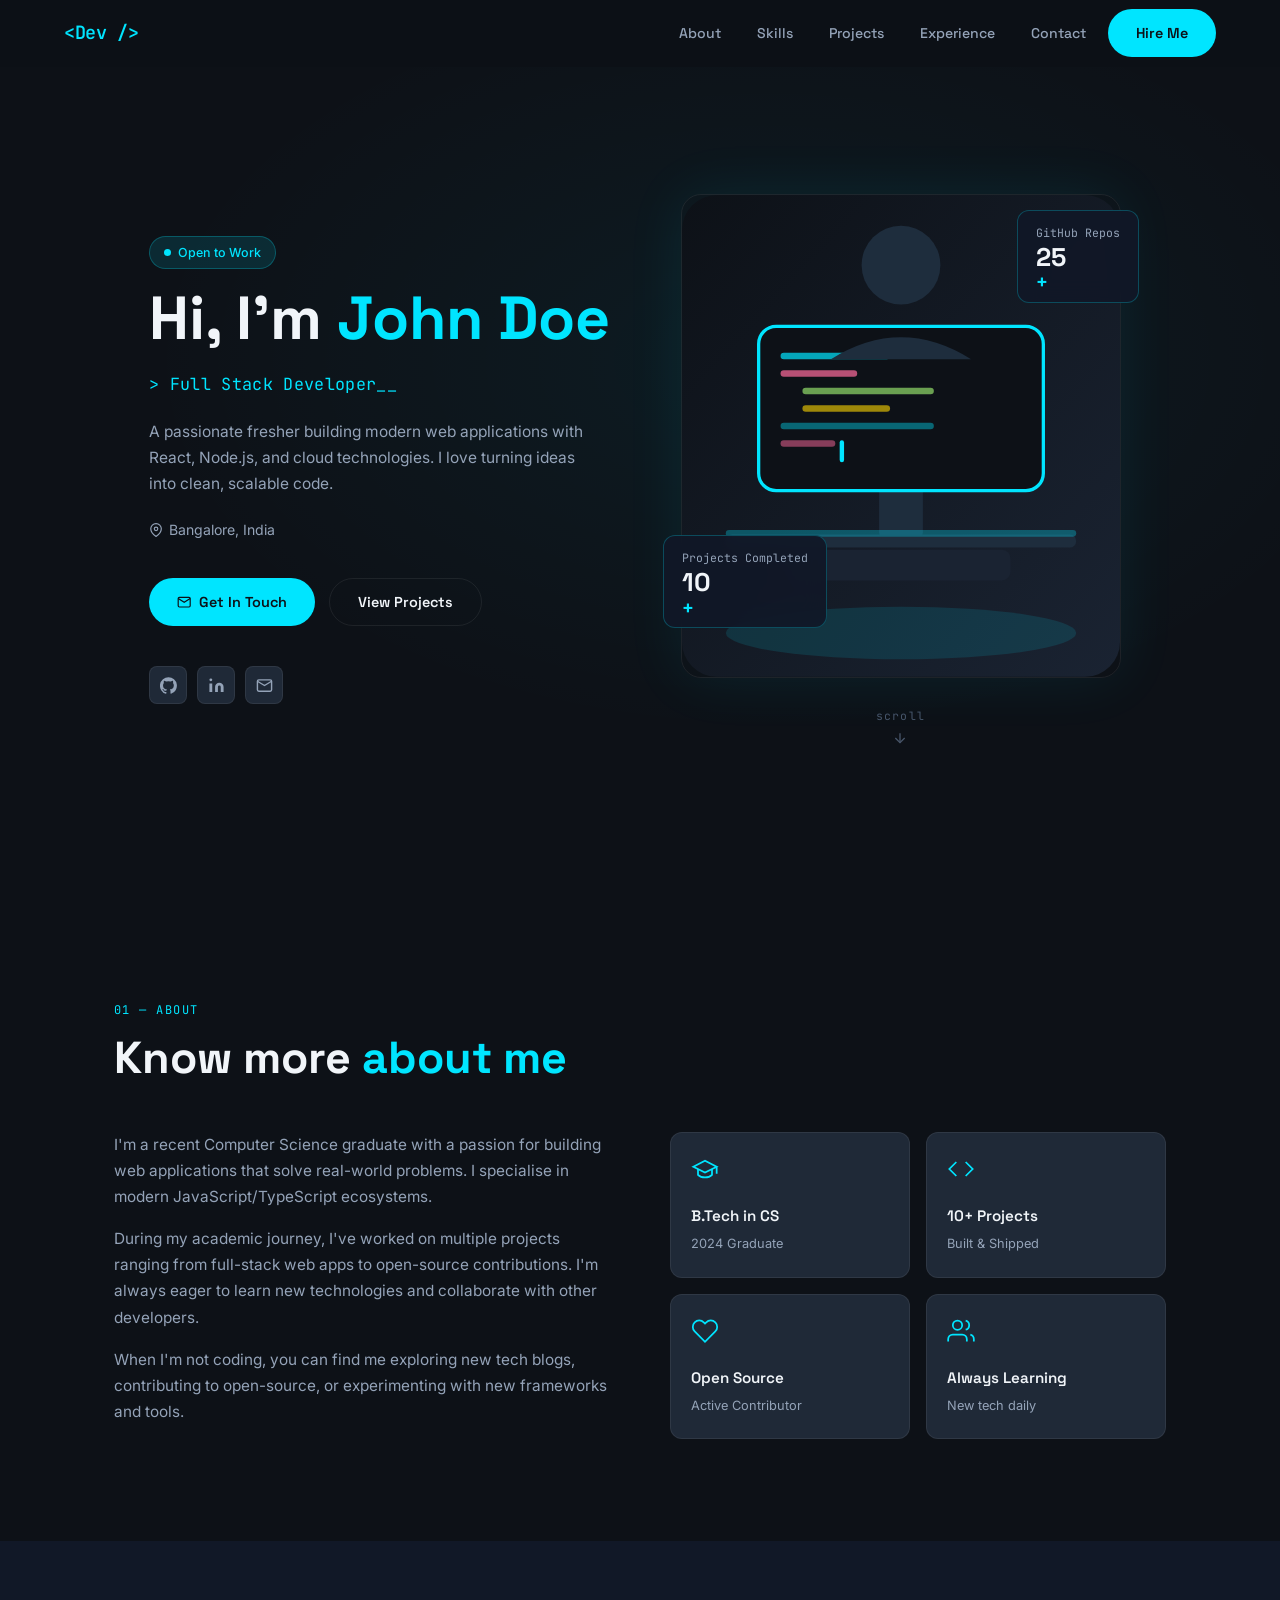
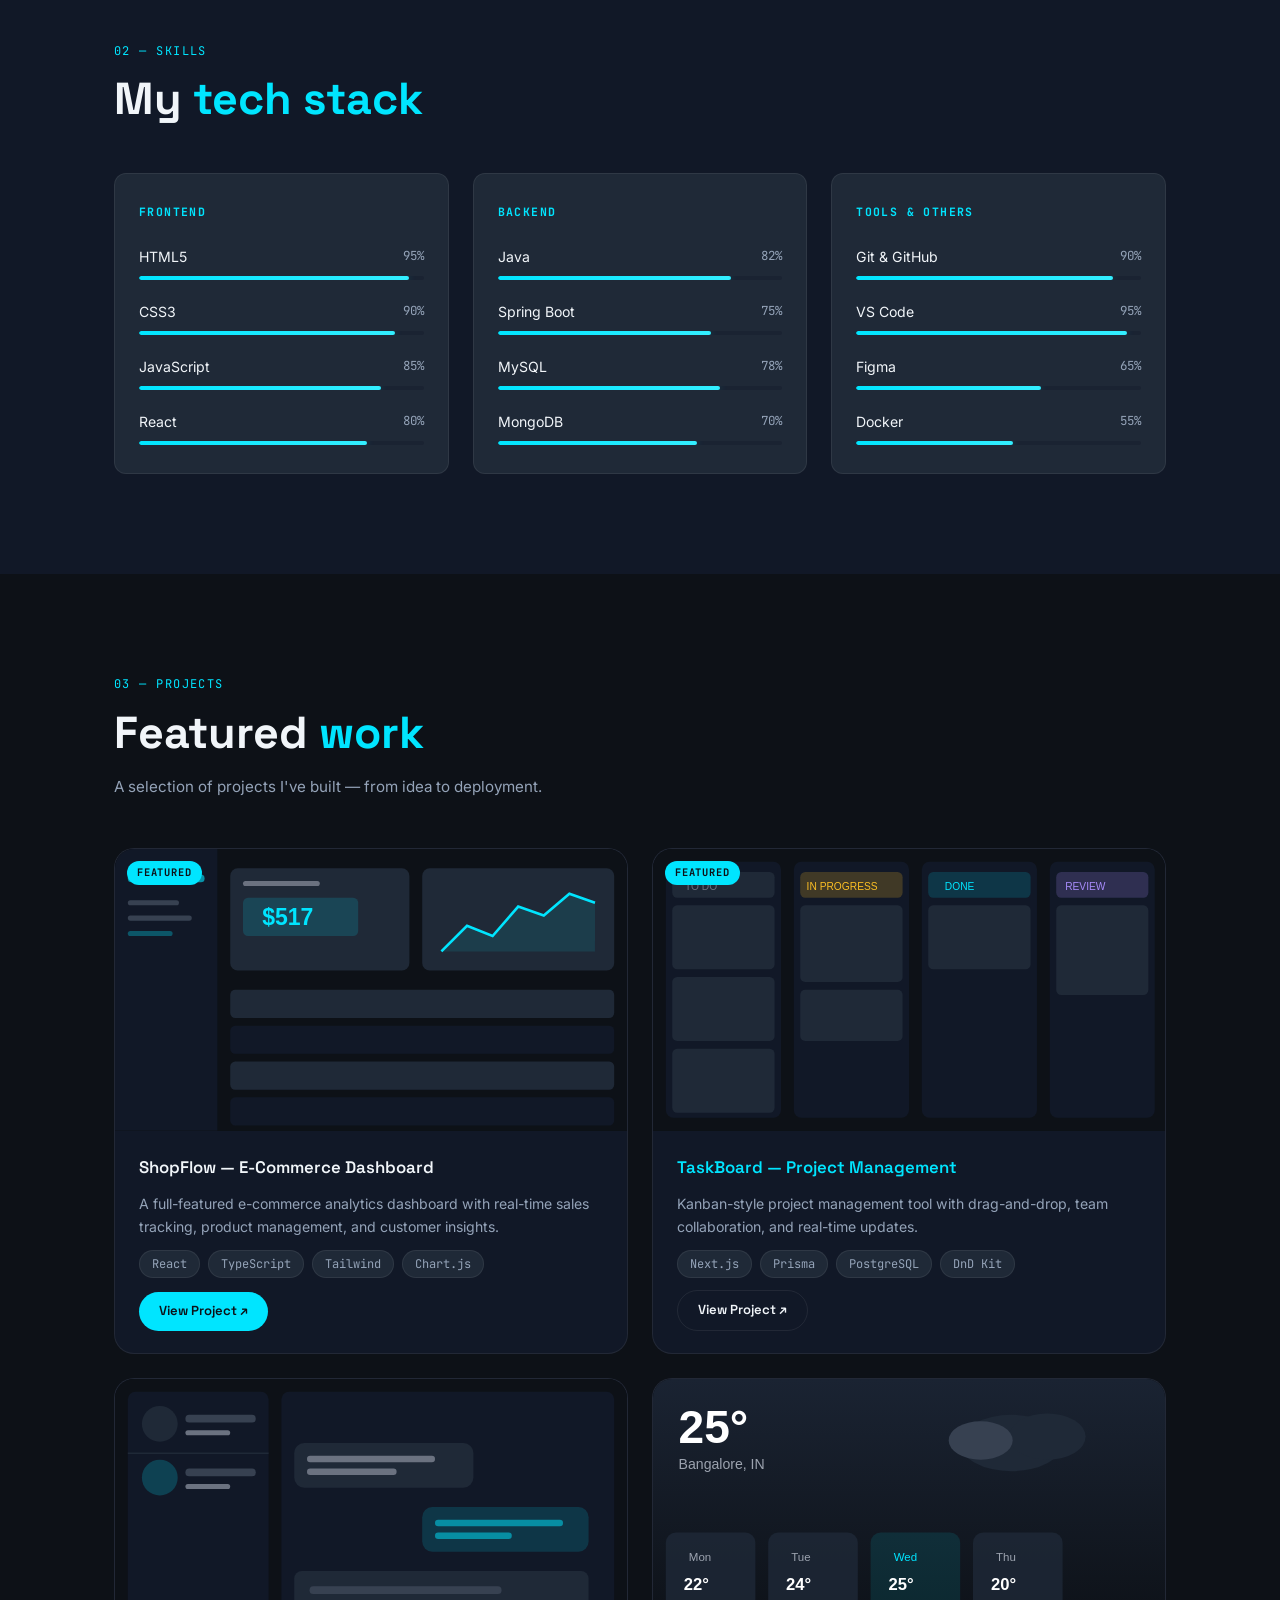
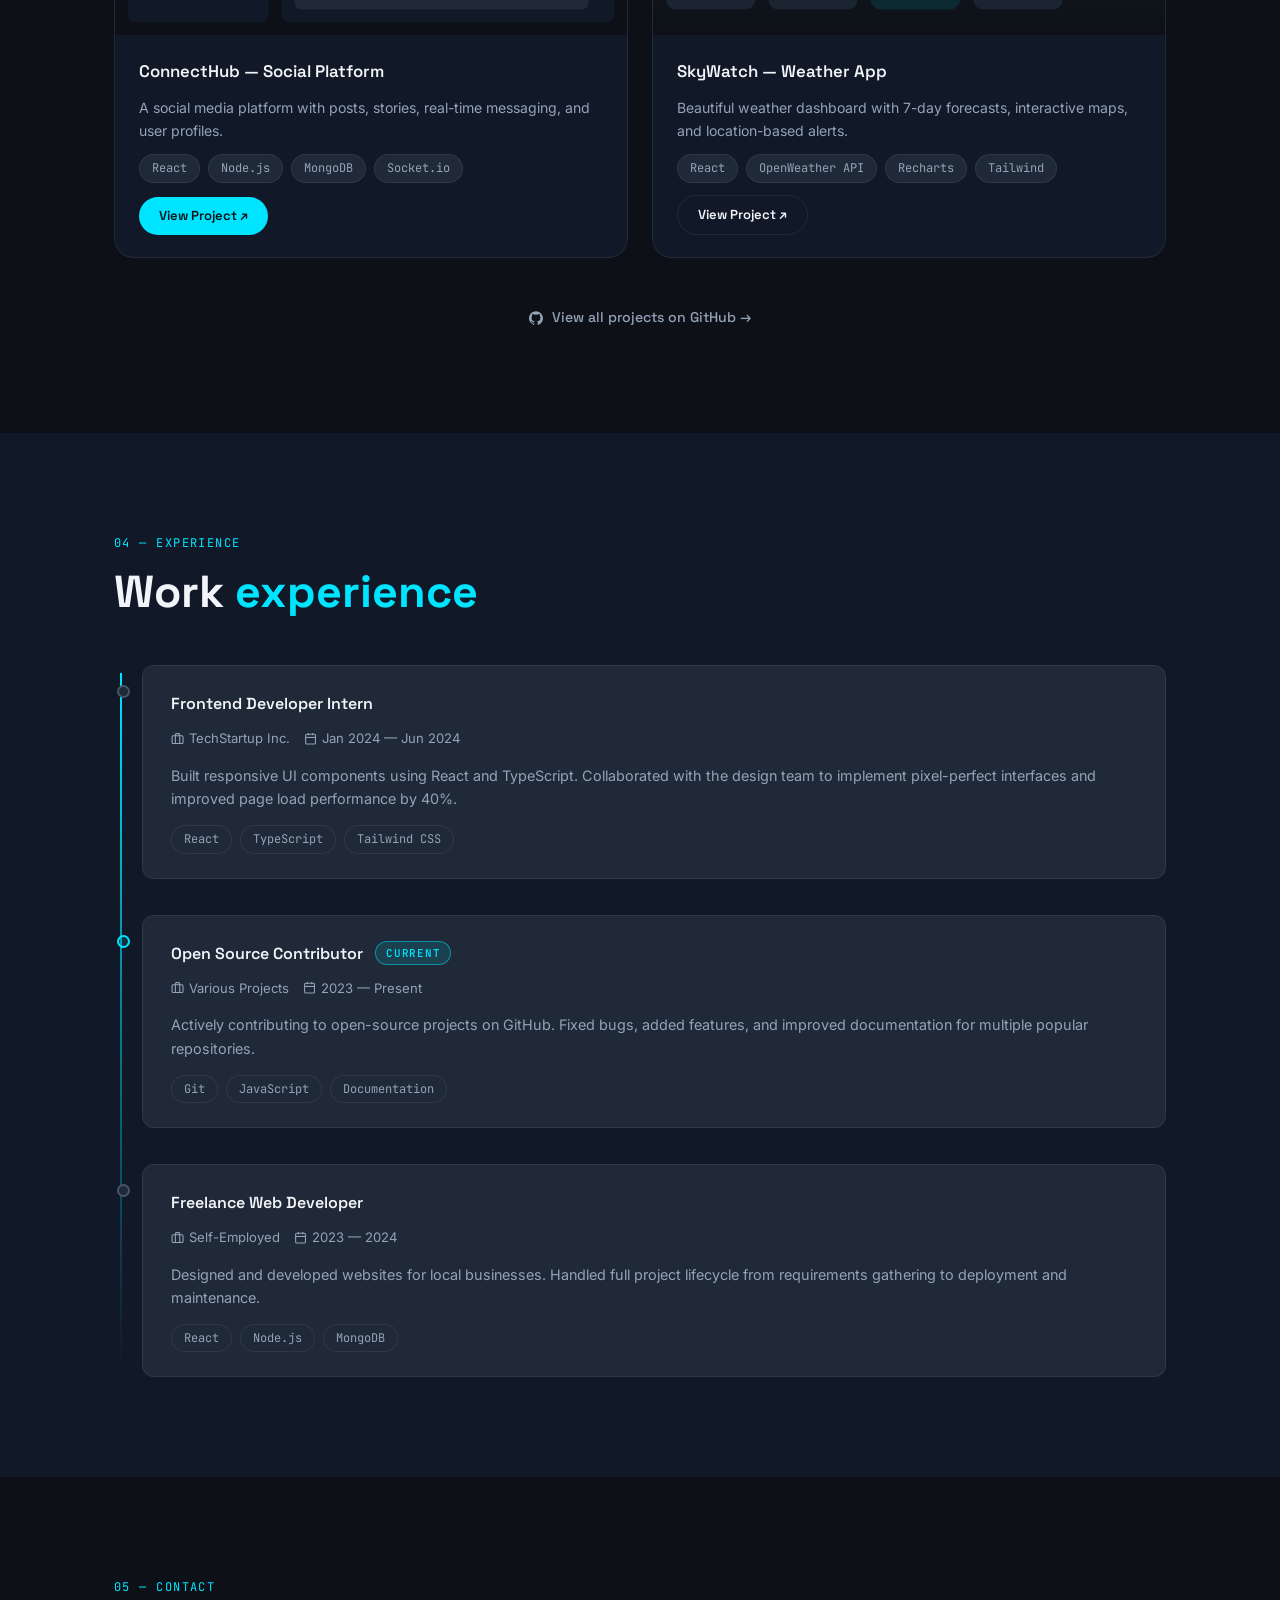
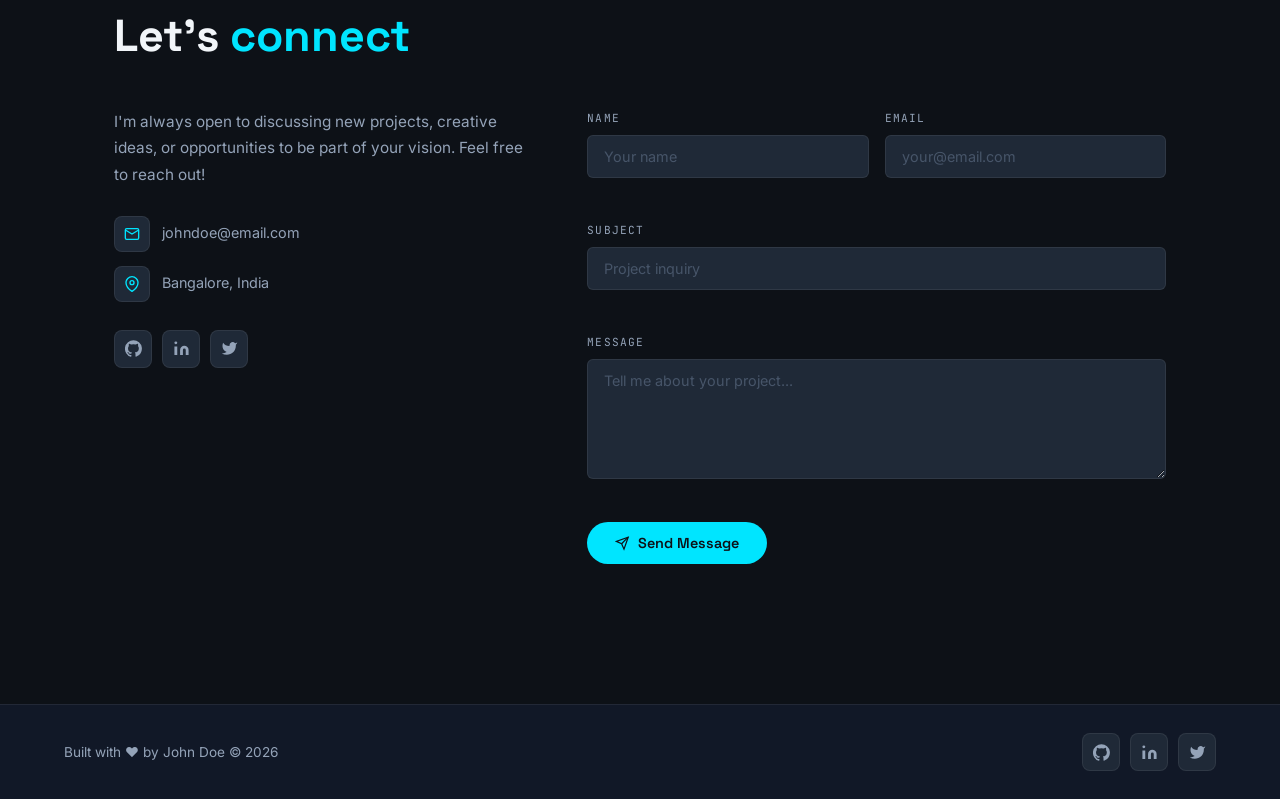
<file: Developer-Portfolio/index.html>
<!DOCTYPE html>
<html lang="en">
<head>
  <meta charset="UTF-8" />
  <meta name="viewport" content="width=device-width, initial-scale=1.0" />
  <title>Developer-Portfolio</title>
  <link rel="stylesheet" href="developer.css">
  <!-- Google Fonts: Space Grotesk (display) + Inter (body) -->
  <link rel="preconnect" href="https://fonts.googleapis.com" />
  <link rel="preconnect" href="https://fonts.gstatic.com" crossorigin />
  <link href="https://fonts.googleapis.com/css2?family=Space+Grotesk:wght@400;500;600;700&family=Inter:wght@300;400;500&family=JetBrains+Mono:wght@400;500&display=swap" rel="stylesheet" />
</head>
<body>

  <!-- ===================== NAVBAR ===================== -->
  <nav class="navbar" id="navbar">
    <div class="nav-container">
      <a href="#hero" class="nav-logo">&lt;Dev /&gt;</a>

      <!-- Hamburger (mobile) -->
      <button class="hamburger" id="hamburger" aria-label="Toggle navigation">
        <span></span><span></span><span></span>
      </button>

      <ul class="nav-links" id="nav-links">
        <li><a href="#about"      class="nav-link">About</a></li>
        <li><a href="#skills"     class="nav-link">Skills</a></li>
        <li><a href="#projects"   class="nav-link">Projects</a></li>
        <li><a href="#experience" class="nav-link">Experience</a></li>
        <li><a href="#contact"    class="nav-link">Contact</a></li>
        <li><a href="#contact"    class="btn btn-primary nav-hire">Hire Me</a></li>
      </ul>
    </div>
  </nav>

  <!-- ===================== HERO ===================== -->
  <section class="hero" id="hero">
    <div class="hero-container">

      <!-- Left column -->
      <div class="hero-content" data-animate="fade-up">
        <span class="badge open-badge">
          <span class="badge-dot"></span> Open to Work
        </span>

        <h1 class="hero-title">
          Hi, I'm <span class="accent">John Doe</span>
        </h1>

        <p class="hero-role mono">&gt; Full Stack Developer_</p>

        <p class="hero-bio">
          A passionate fresher building modern web applications with React,
          Node.js, and cloud technologies. I love turning ideas into clean,
          scalable code.
        </p>

        <p class="hero-location">
          <svg class="icon" viewBox="0 0 24 24" fill="none" stroke="currentColor" stroke-width="2"><path d="M21 10c0 7-9 13-9 13S3 17 3 10a9 9 0 0118 0z"/><circle cx="12" cy="10" r="3"/></svg>
          Bangalore, India
        </p>

        <div class="hero-actions">
          <a href="#contact"  class="btn btn-primary">
            <svg class="icon" viewBox="0 0 24 24" fill="none" stroke="currentColor" stroke-width="2"><path d="M4 4h16c1.1 0 2 .9 2 2v12c0 1.1-.9 2-2 2H4c-1.1 0-2-.9-2-2V6c0-1.1.9-2 2-2z"/><polyline points="22,6 12,12 2,6"/></svg>
            Get In Touch
          </a>
          <a href="#projects" class="btn btn-outline">View Projects</a>
        </div>

        <!-- Social links -->
        <div class="hero-socials">
          <a href="https://github.com/" aria-label="GitHub"   class="social-link">
            <svg viewBox="0 0 24 24" fill="currentColor"><path d="M12 .3a12 12 0 00-3.8 23.4c.6.1.8-.3.8-.6v-2c-3.3.7-4-1.6-4-1.6-.5-1.4-1.3-1.8-1.3-1.8-1.1-.7.1-.7.1-.7 1.2.1 1.8 1.2 1.8 1.2 1 1.8 2.8 1.3 3.5 1 .1-.8.4-1.3.7-1.6-2.7-.3-5.5-1.3-5.5-5.9 0-1.3.5-2.4 1.2-3.2-.1-.3-.5-1.5.1-3.2 0 0 1-.3 3.3 1.2a11.5 11.5 0 016 0c2.3-1.5 3.3-1.2 3.3-1.2.7 1.7.2 2.9.1 3.2.8.8 1.2 1.9 1.2 3.2 0 4.6-2.8 5.6-5.5 5.9.4.4.8 1.1.8 2.2v3.3c0 .3.2.7.8.6A12 12 0 0012 .3z"/></svg>
          </a>
          <a href="#" aria-label="LinkedIn"  class="social-link">
            <svg viewBox="0 0 24 24" fill="currentColor"><path d="M16 8a6 6 0 016 6v7h-4v-7a2 2 0 00-2-2 2 2 0 00-2 2v7h-4v-7a6 6 0 016-6zM2 9h4v12H2z"/><circle cx="4" cy="4" r="2"/></svg>
          </a>
          <a href="https://myaccount.google.com/?pli=1" aria-label="Email"     class="social-link">
            <svg viewBox="0 0 24 24" fill="none" stroke="currentColor" stroke-width="2"><path d="M4 4h16c1.1 0 2 .9 2 2v12c0 1.1-.9 2-2 2H4c-1.1 0-2-.9-2-2V6c0-1.1.9-2 2-2z"/><polyline points="22,6 12,12 2,6"/></svg>
          </a>
        </div>
      </div>

      <!-- Right column: image + stat cards -->
      <div class="hero-visual" data-animate="fade-up" data-delay="150">
        <div class="hero-img-wrap">
          <!-- Stat cards overlay -->
          <div class="stat-card stat-repos">
            <span class="stat-label">GitHub Repos</span>
            <span class="stat-value" data-count="25">0</span><span class="stat-plus">+</span>
          </div>
          <div class="stat-card stat-projects">
            <span class="stat-label">Projects Completed</span>
            <span class="stat-value" data-count="10">0</span><span class="stat-plus">+</span>
          </div>

          <!-- Profile image placeholder (replace src with real photo) -->
          <div class="hero-img-placeholder">
            <svg viewBox="0 0 200 220" xmlns="http://www.w3.org/2000/svg">
              <defs>
                <linearGradient id="grd" x1="0%" y1="0%" x2="100%" y2="100%">
                  <stop offset="0%" style="stop-color:#0d1117"/>
                  <stop offset="100%" style="stop-color:#1a2332"/>
                </linearGradient>
              </defs>
              <rect width="200" height="220" fill="url(#grd)" rx="16"/>
              <!-- Monitor glow -->
              <ellipse cx="100" cy="200" rx="80" ry="12" fill="#00e5ff" opacity="0.12"/>
              <!-- Desk -->
              <rect x="20" y="155" width="160" height="6" rx="3" fill="#1e2d3d"/>
              <!-- Monitor stand -->
              <rect x="90" y="130" width="20" height="28" rx="4" fill="#1e2d3d"/>
              <!-- Monitor -->
              <rect x="35" y="60" width="130" height="75" rx="8" fill="#0d1117" stroke="#00e5ff" stroke-width="1.5"/>
              <!-- Code lines on screen -->
              <rect x="45" y="72" width="50" height="3" rx="1.5" fill="#00e5ff" opacity="0.7"/>
              <rect x="45" y="80" width="35" height="3" rx="1.5" fill="#ff6b9d" opacity="0.7"/>
              <rect x="55" y="88" width="60" height="3" rx="1.5" fill="#a8ff78" opacity="0.6"/>
              <rect x="55" y="96" width="40" height="3" rx="1.5" fill="#ffd700" opacity="0.6"/>
              <rect x="45" y="104" width="70" height="3" rx="1.5" fill="#00e5ff" opacity="0.4"/>
              <rect x="45" y="112" width="25" height="3" rx="1.5" fill="#ff6b9d" opacity="0.5"/>
              <!-- Cursor blink -->
              <rect x="72" y="112" width="2" height="10" rx="1" fill="#00e5ff" class="cursor-blink"/>
              <!-- Developer silhouette -->
              <circle cx="100" cy="32" r="18" fill="#1e2d3d"/>
              <path d="M68 75 Q100 55 132 75" fill="#1e2d3d"/>
              <!-- Keyboard -->
              <rect x="50" y="162" width="100" height="14" rx="4" fill="#1a2332"/>
              <!-- LED strip -->
              <rect x="20" y="153" width="160" height="3" rx="1.5" fill="#00e5ff" opacity="0.3"/>
            </svg>
          </div>
        </div>

        <!-- Scroll hint -->
        <div class="scroll-hint">
          <span>scroll</span>
          <svg viewBox="0 0 24 24" fill="none" stroke="currentColor" stroke-width="2"><line x1="12" y1="5" x2="12" y2="19"/><polyline points="19 12 12 19 5 12"/></svg>
        </div>
      </div>
    </div>
  </section>

  <!-- ===================== ABOUT ===================== -->
  <section class="section" id="about">
    <div class="container">
      <div class="section-label">01 — ABOUT</div>
      <h2 class="section-title">Know more <span class="accent">about me</span></h2>

      <div class="about-grid">
        <div class="about-text" data-animate="fade-up">
          <p>I'm a recent Computer Science graduate with a passion for building web applications that solve real-world problems. I specialise in modern JavaScript/TypeScript ecosystems.</p>
          <p>During my academic journey, I've worked on multiple projects ranging from full-stack web apps to open-source contributions. I'm always eager to learn new technologies and collaborate with other developers.</p>
          <p>When I'm not coding, you can find me exploring new tech blogs, contributing to open-source, or experimenting with new frameworks and tools.</p>
        </div>

        <div class="about-cards" data-animate="fade-up" data-delay="100">
          <div class="about-card">
            <div class="about-card-icon">
              <svg viewBox="0 0 24 24" fill="none" stroke="currentColor" stroke-width="1.5"><path d="M22 10v6M2 10l10-5 10 5-10 5z"/><path d="M6 12v5c3 3 9 3 12 0v-5"/></svg>
            </div>
            <p class="about-card-title">B.Tech in CS</p>
            <p class="about-card-sub">2024 Graduate</p>
          </div>
          <div class="about-card">
            <div class="about-card-icon">
              <svg viewBox="0 0 24 24" fill="none" stroke="currentColor" stroke-width="1.5"><polyline points="16 18 22 12 16 6"/><polyline points="8 6 2 12 8 18"/></svg>
            </div>
            <p class="about-card-title">10+ Projects</p>
            <p class="about-card-sub">Built &amp; Shipped</p>
          </div>
          <div class="about-card">
            <div class="about-card-icon">
              <svg viewBox="0 0 24 24" fill="none" stroke="currentColor" stroke-width="1.5"><path d="M20.84 4.61a5.5 5.5 0 00-7.78 0L12 5.67l-1.06-1.06a5.5 5.5 0 00-7.78 7.78l1.06 1.06L12 21.23l7.78-7.78 1.06-1.06a5.5 5.5 0 000-7.78z"/></svg>
            </div>
            <p class="about-card-title">Open Source</p>
            <p class="about-card-sub">Active Contributor</p>
          </div>
          <div class="about-card">
            <div class="about-card-icon">
              <svg viewBox="0 0 24 24" fill="none" stroke="currentColor" stroke-width="1.5"><path d="M17 21v-2a4 4 0 00-4-4H5a4 4 0 00-4 4v2"/><circle cx="9" cy="7" r="4"/><path d="M23 21v-2a4 4 0 00-3-3.87"/><path d="M16 3.13a4 4 0 010 7.75"/></svg>
            </div>
            <p class="about-card-title">Always Learning</p>
            <p class="about-card-sub">New tech daily</p>
          </div>
        </div>
      </div>
    </div>
  </section>

  <!-- ===================== SKILLS ===================== -->
  <section class="section section-alt" id="skills">
    <div class="container">
      <div class="section-label">02 — SKILLS</div>
      <h2 class="section-title">My <span class="accent">tech stack</span></h2>

      <div class="skills-grid" data-animate="fade-up">

        <!-- Frontend -->
        <div class="skills-card">
          <h3 class="skills-category">Frontend</h3>
          <ul class="skill-list">
            <li class="skill-item">
              <div class="skill-meta"><span>HTML5</span><span class="skill-pct">95%</span></div>
              <div class="skill-bar"><div class="skill-fill" data-width="95"></div></div>
            </li>
            <li class="skill-item">
              <div class="skill-meta"><span>CSS3</span><span class="skill-pct">90%</span></div>
              <div class="skill-bar"><div class="skill-fill" data-width="90"></div></div>
            </li>
            <li class="skill-item">
              <div class="skill-meta"><span>JavaScript</span><span class="skill-pct">85%</span></div>
              <div class="skill-bar"><div class="skill-fill" data-width="85"></div></div>
            </li>
            <li class="skill-item">
              <div class="skill-meta"><span>React</span><span class="skill-pct">80%</span></div>
              <div class="skill-bar"><div class="skill-fill" data-width="80"></div></div>
            </li>
          </ul>
        </div>

        <!-- Backend -->
        <div class="skills-card">
          <h3 class="skills-category">Backend</h3>
          <ul class="skill-list">
            <li class="skill-item">
              <div class="skill-meta"><span>Java</span><span class="skill-pct">82%</span></div>
              <div class="skill-bar"><div class="skill-fill" data-width="82"></div></div>
            </li>
            <li class="skill-item">
              <div class="skill-meta"><span>Spring Boot</span><span class="skill-pct">75%</span></div>
              <div class="skill-bar"><div class="skill-fill" data-width="75"></div></div>
            </li>
            <li class="skill-item">
              <div class="skill-meta"><span>MySQL</span><span class="skill-pct">78%</span></div>
              <div class="skill-bar"><div class="skill-fill" data-width="78"></div></div>
            </li>
            <li class="skill-item">
              <div class="skill-meta"><span>MongoDB</span><span class="skill-pct">70%</span></div>
              <div class="skill-bar"><div class="skill-fill" data-width="70"></div></div>
            </li>
          </ul>
        </div>

        <!-- Tools -->
        <div class="skills-card">
          <h3 class="skills-category">Tools &amp; Others</h3>
          <ul class="skill-list">
            <li class="skill-item">
              <div class="skill-meta"><span>Git &amp; GitHub</span><span class="skill-pct">90%</span></div>
              <div class="skill-bar"><div class="skill-fill" data-width="90"></div></div>
            </li>
            <li class="skill-item">
              <div class="skill-meta"><span>VS Code</span><span class="skill-pct">95%</span></div>
              <div class="skill-bar"><div class="skill-fill" data-width="95"></div></div>
            </li>
            <li class="skill-item">
              <div class="skill-meta"><span>Figma</span><span class="skill-pct">65%</span></div>
              <div class="skill-bar"><div class="skill-fill" data-width="65"></div></div>
            </li>
            <li class="skill-item">
              <div class="skill-meta"><span>Docker</span><span class="skill-pct">55%</span></div>
              <div class="skill-bar"><div class="skill-fill" data-width="55"></div></div>
            </li>
          </ul>
        </div>

      </div>
    </div>
  </section>

  <!-- ===================== PROJECTS ===================== -->
  <section class="section" id="projects">
    <div class="container">
      <div class="section-label">03 — PROJECTS</div>
      <h2 class="section-title">Featured <span class="accent">work</span></h2>
      <p class="section-sub">A selection of projects I've built — from idea to deployment.</p>

      <div class="projects-grid" data-animate="fade-up">

        <!-- Project 1 -->
        <article class="project-card featured">
          <div class="project-img project-img-1">
            <span class="project-badge">FEATURED</span>
            <!-- Decorative SVG preview -->
            <svg viewBox="0 0 400 220" xmlns="http://www.w3.org/2000/svg" class="project-preview">
              <rect width="400" height="220" fill="#0d1117"/>
              <!-- Sidebar -->
              <rect x="0" y="0" width="80" height="220" fill="#111827"/>
              <rect x="10" y="20" width="60" height="6" rx="3" fill="#00e5ff" opacity="0.6"/>
              <rect x="10" y="40" width="40" height="4" rx="2" fill="#374151"/>
              <rect x="10" y="52" width="50" height="4" rx="2" fill="#374151"/>
              <rect x="10" y="64" width="35" height="4" rx="2" fill="#00e5ff" opacity="0.3"/>
              <!-- Main area -->
              <rect x="90" y="15" width="140" height="80" rx="6" fill="#1f2937"/>
              <rect x="100" y="25" width="60" height="4" rx="2" fill="#6b7280"/>
              <rect x="100" y="38" width="90" height="30" rx="4" fill="#00e5ff" opacity="0.15"/>
              <text x="115" y="59" fill="#00e5ff" font-size="18" font-weight="700" font-family="sans-serif">$517</text>
              <!-- Chart -->
              <rect x="240" y="15" width="150" height="80" rx="6" fill="#1f2937"/>
              <polyline points="255,80 275,60 295,68 315,45 335,52 355,35 375,42" fill="none" stroke="#00e5ff" stroke-width="2"/>
              <polyline points="255,80 275,60 295,68 315,45 335,52 355,35 375,42 375,80" fill="#00e5ff" opacity="0.1"/>
              <!-- Table rows -->
              <rect x="90" y="110" width="300" height="22" rx="4" fill="#1f2937"/>
              <rect x="90" y="138" width="300" height="22" rx="4" fill="#111827"/>
              <rect x="90" y="166" width="300" height="22" rx="4" fill="#1f2937"/>
              <rect x="90" y="194" width="300" height="22" rx="4" fill="#111827"/>
            </svg>
          </div>
          <div class="project-info">
            <h3 class="project-title">ShopFlow — E-Commerce Dashboard</h3>
            <p class="project-desc">A full-featured e-commerce analytics dashboard with real-time sales tracking, product management, and customer insights.</p>
            <div class="project-tags">
              <span class="tag">React</span><span class="tag">TypeScript</span><span class="tag">Tailwind</span><span class="tag">Chart.js</span>
            </div>
            <a href="#" class="btn btn-sm btn-primary project-btn">View Project ↗</a>
          </div>
        </article>

        <!-- Project 2 -->
        <article class="project-card featured">
          <div class="project-img project-img-2">
            <span class="project-badge">FEATURED</span>
            <svg viewBox="0 0 400 220" xmlns="http://www.w3.org/2000/svg" class="project-preview">
              <rect width="400" height="220" fill="#0d1117"/>
              <!-- Kanban columns -->
              <rect x="10" y="10" width="90" height="200" rx="6" fill="#111827"/>
              <rect x="15" y="18" width="80" height="20" rx="4" fill="#1f2937"/>
              <text x="25" y="32" fill="#6b7280" font-size="8" font-family="sans-serif">TO DO</text>
              <rect x="15" y="44" width="80" height="50" rx="4" fill="#1f2937"/>
              <rect x="15" y="100" width="80" height="50" rx="4" fill="#1f2937"/>
              <rect x="15" y="156" width="80" height="50" rx="4" fill="#1f2937"/>
              <!-- In Progress -->
              <rect x="110" y="10" width="90" height="200" rx="6" fill="#111827"/>
              <rect x="115" y="18" width="80" height="20" rx="4" fill="#fbbf24" opacity="0.2"/>
              <text x="120" y="32" fill="#fbbf24" font-size="8" font-family="sans-serif">IN PROGRESS</text>
              <rect x="115" y="44" width="80" height="60" rx="4" fill="#1f2937"/>
              <rect x="115" y="110" width="80" height="40" rx="4" fill="#1f2937"/>
              <!-- Done -->
              <rect x="210" y="10" width="90" height="200" rx="6" fill="#111827"/>
              <rect x="215" y="18" width="80" height="20" rx="4" fill="#00e5ff" opacity="0.15"/>
              <text x="228" y="32" fill="#00e5ff" font-size="8" font-family="sans-serif">DONE</text>
              <rect x="215" y="44" width="80" height="50" rx="4" fill="#1f2937"/>
              <!-- Review -->
              <rect x="310" y="10" width="82" height="200" rx="6" fill="#111827"/>
              <rect x="315" y="18" width="72" height="20" rx="4" fill="#a78bfa" opacity="0.2"/>
              <text x="322" y="32" fill="#a78bfa" font-size="8" font-family="sans-serif">REVIEW</text>
              <rect x="315" y="44" width="72" height="70" rx="4" fill="#1f2937"/>
            </svg>
          </div>
          <div class="project-info">
            <h3 class="project-title accent">TaskBoard — Project Management</h3>
            <p class="project-desc">Kanban-style project management tool with drag-and-drop, team collaboration, and real-time updates.</p>
            <div class="project-tags">
              <span class="tag">Next.js</span><span class="tag">Prisma</span><span class="tag">PostgreSQL</span><span class="tag">DnD Kit</span>
            </div>
            <a href="#" class="btn btn-sm btn-outline project-btn">View Project ↗</a>
          </div>
        </article>

        <!-- Project 3 -->
        <article class="project-card">
          <div class="project-img project-img-3">
            <svg viewBox="0 0 400 200" xmlns="http://www.w3.org/2000/svg" class="project-preview">
              <rect width="400" height="200" fill="#0d1117"/>
              <!-- User list -->
              <rect x="10" y="10" width="110" height="180" rx="6" fill="#111827"/>
              <circle cx="35" cy="35" r="14" fill="#1f2937"/>
              <rect x="55" y="28" width="55" height="6" rx="3" fill="#374151"/>
              <rect x="55" y="40" width="35" height="4" rx="2" fill="#6b7280"/>
              <line x1="10" y1="58" x2="120" y2="58" stroke="#1f2937" stroke-width="1"/>
              <circle cx="35" cy="77" r="14" fill="#00e5ff" opacity="0.2"/>
              <rect x="55" y="70" width="55" height="6" rx="3" fill="#374151"/>
              <rect x="55" y="82" width="35" height="4" rx="2" fill="#6b7280"/>
              <!-- Chat window -->
              <rect x="130" y="10" width="260" height="180" rx="6" fill="#111827"/>
              <rect x="140" y="50" width="140" height="35" rx="8" fill="#1f2937"/>
              <rect x="150" y="60" width="100" height="5" rx="2.5" fill="#6b7280"/>
              <rect x="150" y="70" width="70" height="5" rx="2.5" fill="#6b7280"/>
              <rect x="240" y="100" width="130" height="35" rx="8" fill="#00e5ff" opacity="0.15"/>
              <rect x="250" y="110" width="100" height="5" rx="2.5" fill="#00e5ff" opacity="0.5"/>
              <rect x="250" y="120" width="60" height="5" rx="2.5" fill="#00e5ff" opacity="0.5"/>
              <rect x="140" y="150" width="230" height="30" rx="6" fill="#1f2937"/>
              <rect x="152" y="162" width="150" height="6" rx="3" fill="#374151"/>
            </svg>
          </div>
          <div class="project-info">
            <h3 class="project-title">ConnectHub — Social Platform</h3>
            <p class="project-desc">A social media platform with posts, stories, real-time messaging, and user profiles.</p>
            <div class="project-tags">
              <span class="tag">React</span><span class="tag">Node.js</span><span class="tag">MongoDB</span><span class="tag">Socket.io</span>
            </div>
            <a href="#" class="btn btn-sm btn-primary project-btn">View Project ↗</a>
          </div>
        </article>

        <!-- Project 4 -->
        <article class="project-card">
          <div class="project-img project-img-4">
            <svg viewBox="0 0 400 200" xmlns="http://www.w3.org/2000/svg" class="project-preview">
              <defs>
                <linearGradient id="skygrad" x1="0%" y1="0%" x2="0%" y2="100%">
                  <stop offset="0%" style="stop-color:#1a2332"/>
                  <stop offset="100%" style="stop-color:#0d1117"/>
                </linearGradient>
              </defs>
              <rect width="400" height="200" fill="url(#skygrad)"/>
              <!-- Temp display -->
              <text x="20" y="50" fill="white" font-size="36" font-weight="700" font-family="sans-serif">25°</text>
              <text x="20" y="70" fill="#9ca3af" font-size="11" font-family="sans-serif">Bangalore, IN</text>
              <!-- Clouds SVG -->
              <ellipse cx="280" cy="50" rx="40" ry="22" fill="#1f2937"/>
              <ellipse cx="308" cy="45" rx="30" ry="18" fill="#1f2937"/>
              <ellipse cx="256" cy="48" rx="25" ry="15" fill="#374151"/>
              <!-- Forecast pills -->
              <rect x="10" y="120" width="70" height="60" rx="8" fill="#1f2937" opacity="0.8"/>
              <rect x="90" y="120" width="70" height="60" rx="8" fill="#1f2937" opacity="0.8"/>
              <rect x="170" y="120" width="70" height="60" rx="8" fill="#00e5ff" opacity="0.1"/>
              <rect x="250" y="120" width="70" height="60" rx="8" fill="#1f2937" opacity="0.8"/>
              <text x="28" y="142" fill="#9ca3af" font-size="9" font-family="sans-serif">Mon</text>
              <text x="108" y="142" fill="#9ca3af" font-size="9" font-family="sans-serif">Tue</text>
              <text x="188" y="142" fill="#00e5ff"  font-size="9" font-family="sans-serif">Wed</text>
              <text x="268" y="142" fill="#9ca3af" font-size="9" font-family="sans-serif">Thu</text>
              <text x="24" y="165" fill="white" font-size="13" font-weight="600" font-family="sans-serif">22°</text>
              <text x="104" y="165" fill="white" font-size="13" font-weight="600" font-family="sans-serif">24°</text>
              <text x="184" y="165" fill="white" font-size="13" font-weight="600" font-family="sans-serif">25°</text>
              <text x="264" y="165" fill="white" font-size="13" font-weight="600" font-family="sans-serif">20°</text>
            </svg>
          </div>
          <div class="project-info">
            <h3 class="project-title">SkyWatch — Weather App</h3>
            <p class="project-desc">Beautiful weather dashboard with 7-day forecasts, interactive maps, and location-based alerts.</p>
            <div class="project-tags">
              <span class="tag">React</span><span class="tag">OpenWeather API</span><span class="tag">Recharts</span><span class="tag">Tailwind</span>
            </div>
            <a href="#" class="btn btn-sm btn-outline project-btn">View Project ↗</a>
          </div>
        </article>

      </div>

      <div class="projects-footer">
        <a href="#" class="github-link">
          <svg viewBox="0 0 24 24" fill="currentColor" class="icon"><path d="M12 .3a12 12 0 00-3.8 23.4c.6.1.8-.3.8-.6v-2c-3.3.7-4-1.6-4-1.6-.5-1.4-1.3-1.8-1.3-1.8-1.1-.7.1-.7.1-.7 1.2.1 1.8 1.2 1.8 1.2 1 1.8 2.8 1.3 3.5 1 .1-.8.4-1.3.7-1.6-2.7-.3-5.5-1.3-5.5-5.9 0-1.3.5-2.4 1.2-3.2-.1-.3-.5-1.5.1-3.2 0 0 1-.3 3.3 1.2a11.5 11.5 0 016 0c2.3-1.5 3.3-1.2 3.3-1.2.7 1.7.2 2.9.1 3.2.8.8 1.2 1.9 1.2 3.2 0 4.6-2.8 5.6-5.5 5.9.4.4.8 1.1.8 2.2v3.3c0 .3.2.7.8.6A12 12 0 0012 .3z"/></svg>
          View all projects on GitHub →
        </a>
      </div>
    </div>
  </section>

  <!-- ===================== EXPERIENCE ===================== -->
  <section class="section section-alt" id="experience">
    <div class="container">
      <div class="section-label">04 — EXPERIENCE</div>
      <h2 class="section-title">Work <span class="accent">experience</span></h2>

      <div class="timeline" data-animate="fade-up">

        <div class="timeline-item">
          <div class="timeline-dot"></div>
          <div class="timeline-card">
            <div class="timeline-header">
              <h3 class="timeline-role">Frontend Developer Intern</h3>
            </div>
            <div class="timeline-meta">
              <span class="timeline-company">
                <svg class="icon" viewBox="0 0 24 24" fill="none" stroke="currentColor" stroke-width="2"><rect x="2" y="7" width="20" height="14" rx="2"/><path d="M16 21V5a2 2 0 00-2-2h-4a2 2 0 00-2 2v16"/></svg>
                TechStartup Inc.
              </span>
              <span class="timeline-date">
                <svg class="icon" viewBox="0 0 24 24" fill="none" stroke="currentColor" stroke-width="2"><rect x="3" y="4" width="18" height="18" rx="2"/><line x1="16" y1="2" x2="16" y2="6"/><line x1="8" y1="2" x2="8" y2="6"/><line x1="3" y1="10" x2="21" y2="10"/></svg>
                Jan 2024 — Jun 2024
              </span>
            </div>
            <p class="timeline-desc">Built responsive UI components using React and TypeScript. Collaborated with the design team to implement pixel-perfect interfaces and improved page load performance by 40%.</p>
            <div class="timeline-tags">
              <span class="tag">React</span><span class="tag">TypeScript</span><span class="tag">Tailwind CSS</span>
            </div>
          </div>
        </div>

        <div class="timeline-item">
          <div class="timeline-dot timeline-dot-active"></div>
          <div class="timeline-card">
            <div class="timeline-header">
              <h3 class="timeline-role">Open Source Contributor</h3>
              <span class="badge current-badge">CURRENT</span>
            </div>
            <div class="timeline-meta">
              <span class="timeline-company">
                <svg class="icon" viewBox="0 0 24 24" fill="none" stroke="currentColor" stroke-width="2"><rect x="2" y="7" width="20" height="14" rx="2"/><path d="M16 21V5a2 2 0 00-2-2h-4a2 2 0 00-2 2v16"/></svg>
                Various Projects
              </span>
              <span class="timeline-date">
                <svg class="icon" viewBox="0 0 24 24" fill="none" stroke="currentColor" stroke-width="2"><rect x="3" y="4" width="18" height="18" rx="2"/><line x1="16" y1="2" x2="16" y2="6"/><line x1="8" y1="2" x2="8" y2="6"/><line x1="3" y1="10" x2="21" y2="10"/></svg>
                2023 — Present
              </span>
            </div>
            <p class="timeline-desc">Actively contributing to open-source projects on GitHub. Fixed bugs, added features, and improved documentation for multiple popular repositories.</p>
            <div class="timeline-tags">
              <span class="tag">Git</span><span class="tag">JavaScript</span><span class="tag">Documentation</span>
            </div>
          </div>
        </div>

        <div class="timeline-item">
          <div class="timeline-dot"></div>
          <div class="timeline-card">
            <div class="timeline-header">
              <h3 class="timeline-role">Freelance Web Developer</h3>
            </div>
            <div class="timeline-meta">
              <span class="timeline-company">
                <svg class="icon" viewBox="0 0 24 24" fill="none" stroke="currentColor" stroke-width="2"><rect x="2" y="7" width="20" height="14" rx="2"/><path d="M16 21V5a2 2 0 00-2-2h-4a2 2 0 00-2 2v16"/></svg>
                Self-Employed
              </span>
              <span class="timeline-date">
                <svg class="icon" viewBox="0 0 24 24" fill="none" stroke="currentColor" stroke-width="2"><rect x="3" y="4" width="18" height="18" rx="2"/><line x1="16" y1="2" x2="16" y2="6"/><line x1="8" y1="2" x2="8" y2="6"/><line x1="3" y1="10" x2="21" y2="10"/></svg>
                2023 — 2024
              </span>
            </div>
            <p class="timeline-desc">Designed and developed websites for local businesses. Handled full project lifecycle from requirements gathering to deployment and maintenance.</p>
            <div class="timeline-tags">
              <span class="tag">React</span><span class="tag">Node.js</span><span class="tag">MongoDB</span>
            </div>
          </div>
        </div>

      </div>
    </div>
  </section>

  <!-- ===================== CONTACT ===================== -->
  <section class="section" id="contact">
    <div class="container">
      <div class="section-label">05 — CONTACT</div>
      <h2 class="section-title">Let's <span class="accent">connect</span></h2>

      <div class="contact-grid" data-animate="fade-up">
        <div class="contact-left">
          <p class="contact-intro">I'm always open to discussing new projects, creative ideas, or opportunities to be part of your vision. Feel free to reach out!</p>

          <ul class="contact-details">
            <li>
              <span class="contact-icon">
                <svg viewBox="0 0 24 24" fill="none" stroke="currentColor" stroke-width="2"><path d="M4 4h16c1.1 0 2 .9 2 2v12c0 1.1-.9 2-2 2H4c-1.1 0-2-.9-2-2V6c0-1.1.9-2 2-2z"/><polyline points="22,6 12,12 2,6"/></svg>
              </span>
              johndoe@email.com
            </li>
            <li>
              <span class="contact-icon">
                <svg viewBox="0 0 24 24" fill="none" stroke="currentColor" stroke-width="2"><path d="M21 10c0 7-9 13-9 13S3 17 3 10a9 9 0 0118 0z"/><circle cx="12" cy="10" r="3"/></svg>
              </span>
              Bangalore, India
            </li>
          </ul>

          <div class="contact-socials">
            <a href="#" class="social-link" aria-label="GitHub">
              <svg viewBox="0 0 24 24" fill="currentColor"><path d="M12 .3a12 12 0 00-3.8 23.4c.6.1.8-.3.8-.6v-2c-3.3.7-4-1.6-4-1.6-.5-1.4-1.3-1.8-1.3-1.8-1.1-.7.1-.7.1-.7 1.2.1 1.8 1.2 1.8 1.2 1 1.8 2.8 1.3 3.5 1 .1-.8.4-1.3.7-1.6-2.7-.3-5.5-1.3-5.5-5.9 0-1.3.5-2.4 1.2-3.2-.1-.3-.5-1.5.1-3.2 0 0 1-.3 3.3 1.2a11.5 11.5 0 016 0c2.3-1.5 3.3-1.2 3.3-1.2.7 1.7.2 2.9.1 3.2.8.8 1.2 1.9 1.2 3.2 0 4.6-2.8 5.6-5.5 5.9.4.4.8 1.1.8 2.2v3.3c0 .3.2.7.8.6A12 12 0 0012 .3z"/></svg>
            </a>
            <a href="#" class="social-link" aria-label="LinkedIn">
              <svg viewBox="0 0 24 24" fill="currentColor"><path d="M16 8a6 6 0 016 6v7h-4v-7a2 2 0 00-2-2 2 2 0 00-2 2v7h-4v-7a6 6 0 016-6zM2 9h4v12H2z"/><circle cx="4" cy="4" r="2"/></svg>
            </a>
            <a href="#" class="social-link" aria-label="Twitter">
              <svg viewBox="0 0 24 24" fill="currentColor"><path d="M23 3a10.9 10.9 0 01-3.14 1.53 4.48 4.48 0 00-7.86 3v1A10.66 10.66 0 013 4s-4 9 5 13a11.64 11.64 0 01-7 2c9 5 20 0 20-11.5a4.5 4.5 0 00-.08-.83A7.72 7.72 0 0023 3z"/></svg>
            </a>
          </div>
        </div>

        <div class="contact-right">
          <form class="contact-form" id="contact-form" novalidate>
            <div class="form-row">
              <div class="form-group">
                <label for="name" class="form-label">NAME</label>
                <input type="text"  id="name"    name="name"    class="form-input" placeholder="Your name"       autocomplete="name" />
                <span class="form-error" id="name-error"></span>
              </div>
              <div class="form-group">
                <label for="email" class="form-label">EMAIL</label>
                <input type="email" id="email"   name="email"   class="form-input" placeholder="your@email.com" autocomplete="email" />
                <span class="form-error" id="email-error"></span>
              </div>
            </div>
            <div class="form-group">
              <label for="subject" class="form-label">SUBJECT</label>
              <input type="text"  id="subject"  name="subject"  class="form-input" placeholder="Project inquiry" />
              <span class="form-error" id="subject-error"></span>
            </div>
            <div class="form-group">
              <label for="message" class="form-label">MESSAGE</label>
              <textarea id="message" name="message" class="form-input form-textarea" placeholder="Tell me about your project..." rows="5"></textarea>
              <span class="form-error" id="message-error"></span>
            </div>
            <button type="submit" class="btn btn-primary form-submit">
              <svg class="icon" viewBox="0 0 24 24" fill="none" stroke="currentColor" stroke-width="2"><line x1="22" y1="2" x2="11" y2="13"/><polygon points="22 2 15 22 11 13 2 9 22 2"/></svg>
              Send Message
            </button>
            <p class="form-success" id="form-success" aria-live="polite"></p>
          </form>
        </div>
      </div>
    </div>
  </section>

  <!-- ===================== FOOTER ===================== -->
  <footer class="footer">
    <div class="footer-container">
      <p class="footer-copy">Built with ♥ by John Doe © 2026</p>
      <div class="footer-socials">
        <a href="#" class="social-link" aria-label="GitHub">
          <svg viewBox="0 0 24 24" fill="currentColor"><path d="M12 .3a12 12 0 00-3.8 23.4c.6.1.8-.3.8-.6v-2c-3.3.7-4-1.6-4-1.6-.5-1.4-1.3-1.8-1.3-1.8-1.1-.7.1-.7.1-.7 1.2.1 1.8 1.2 1.8 1.2 1 1.8 2.8 1.3 3.5 1 .1-.8.4-1.3.7-1.6-2.7-.3-5.5-1.3-5.5-5.9 0-1.3.5-2.4 1.2-3.2-.1-.3-.5-1.5.1-3.2 0 0 1-.3 3.3 1.2a11.5 11.5 0 016 0c2.3-1.5 3.3-1.2 3.3-1.2.7 1.7.2 2.9.1 3.2.8.8 1.2 1.9 1.2 3.2 0 4.6-2.8 5.6-5.5 5.9.4.4.8 1.1.8 2.2v3.3c0 .3.2.7.8.6A12 12 0 0012 .3z"/></svg>
        </a>
        <a href="#" class="social-link" aria-label="LinkedIn">
          <svg viewBox="0 0 24 24" fill="currentColor"><path d="M16 8a6 6 0 016 6v7h-4v-7a2 2 0 00-2-2 2 2 0 00-2 2v7h-4v-7a6 6 0 016-6zM2 9h4v12H2z"/><circle cx="4" cy="4" r="2"/></svg>
        </a>
        <a href="#" class="social-link" aria-label="Twitter">
          <svg viewBox="0 0 24 24" fill="currentColor"><path d="M23 3a10.9 10.9 0 01-3.14 1.53 4.48 4.48 0 00-7.86 3v1A10.66 10.66 0 013 4s-4 9 5 13a11.64 11.64 0 01-7 2c9 5 20 0 20-11.5a4.5 4.5 0 00-.08-.83A7.72 7.72 0 0023 3z"/></svg>
        </a>
      </div>
    </div>

    <!-- Back to top -->
    <button class="back-to-top" id="back-to-top" aria-label="Back to top">
      <svg viewBox="0 0 24 24" fill="none" stroke="currentColor" stroke-width="2.5"><line x1="12" y1="19" x2="12" y2="5"/><polyline points="5 12 12 5 19 12"/></svg>
    </button>
  </footer>

  <script src="developer.js"></script>
</body>
</html>
</file>
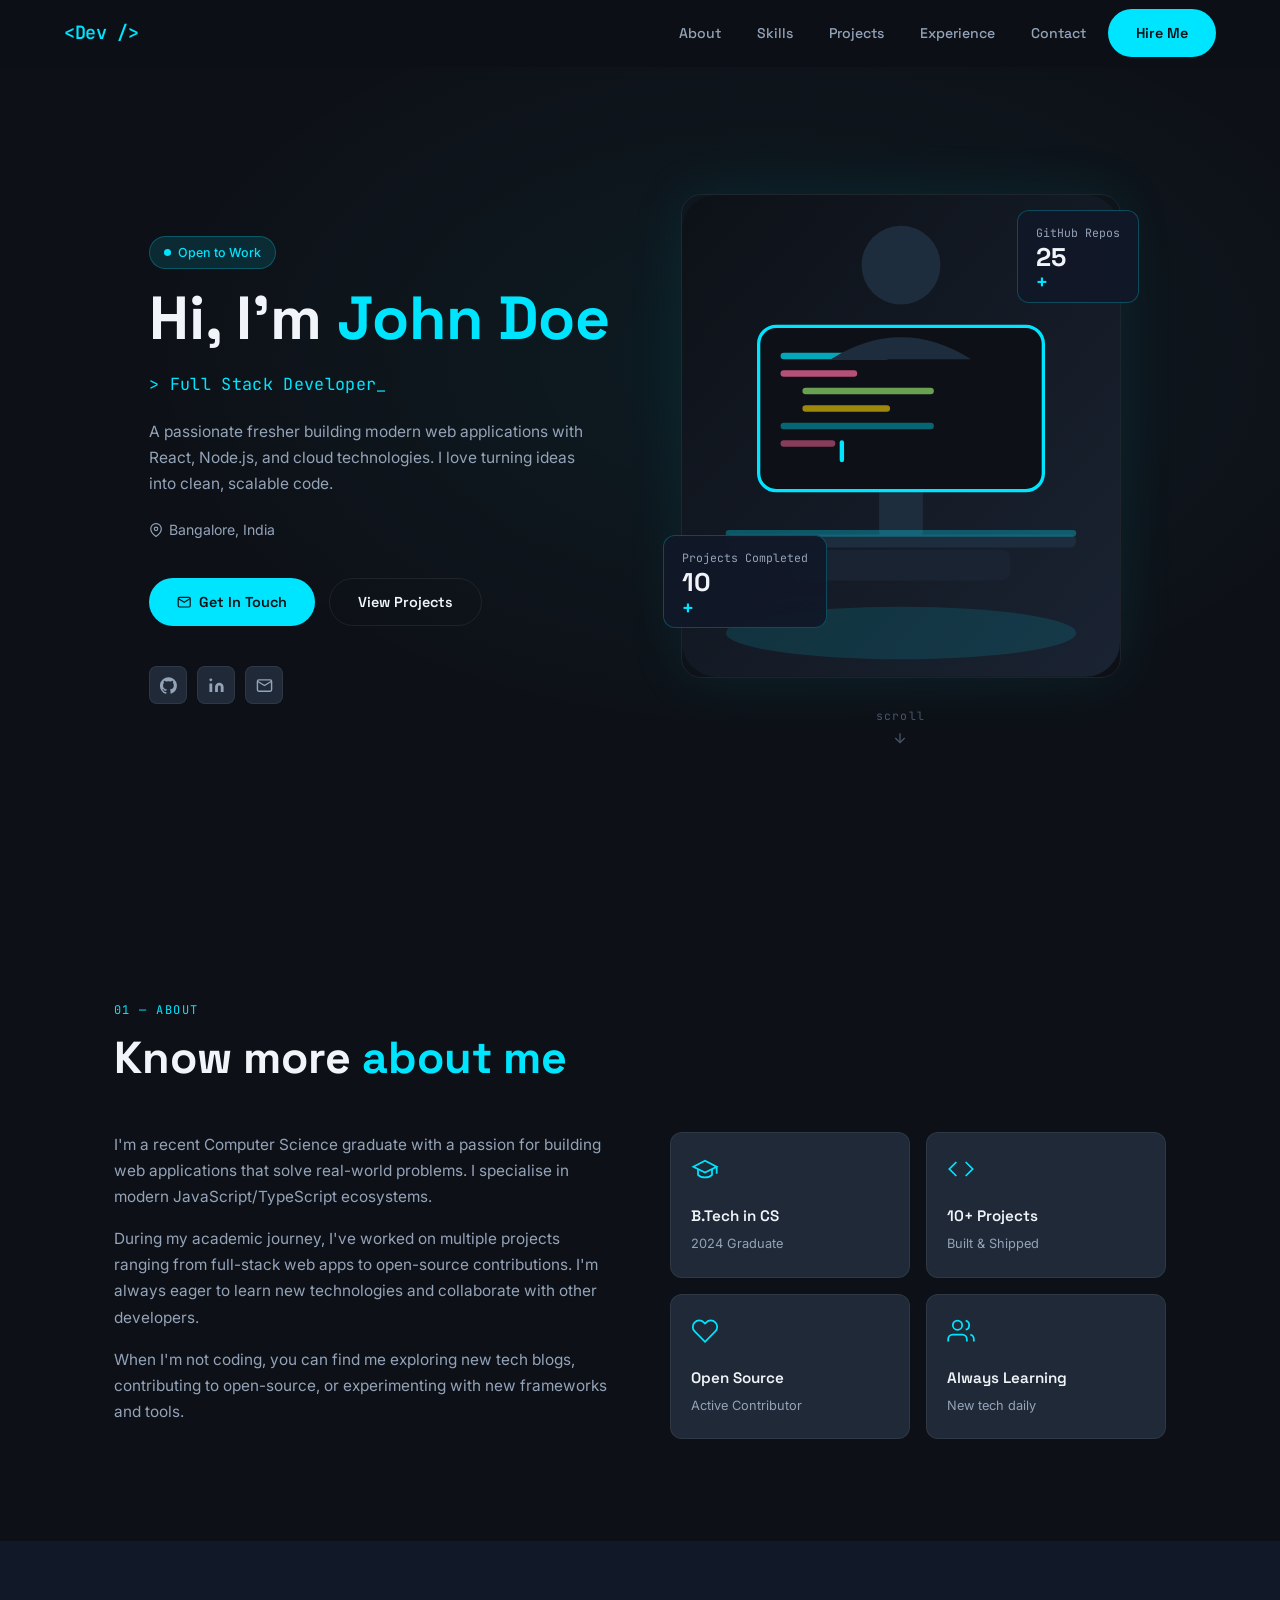
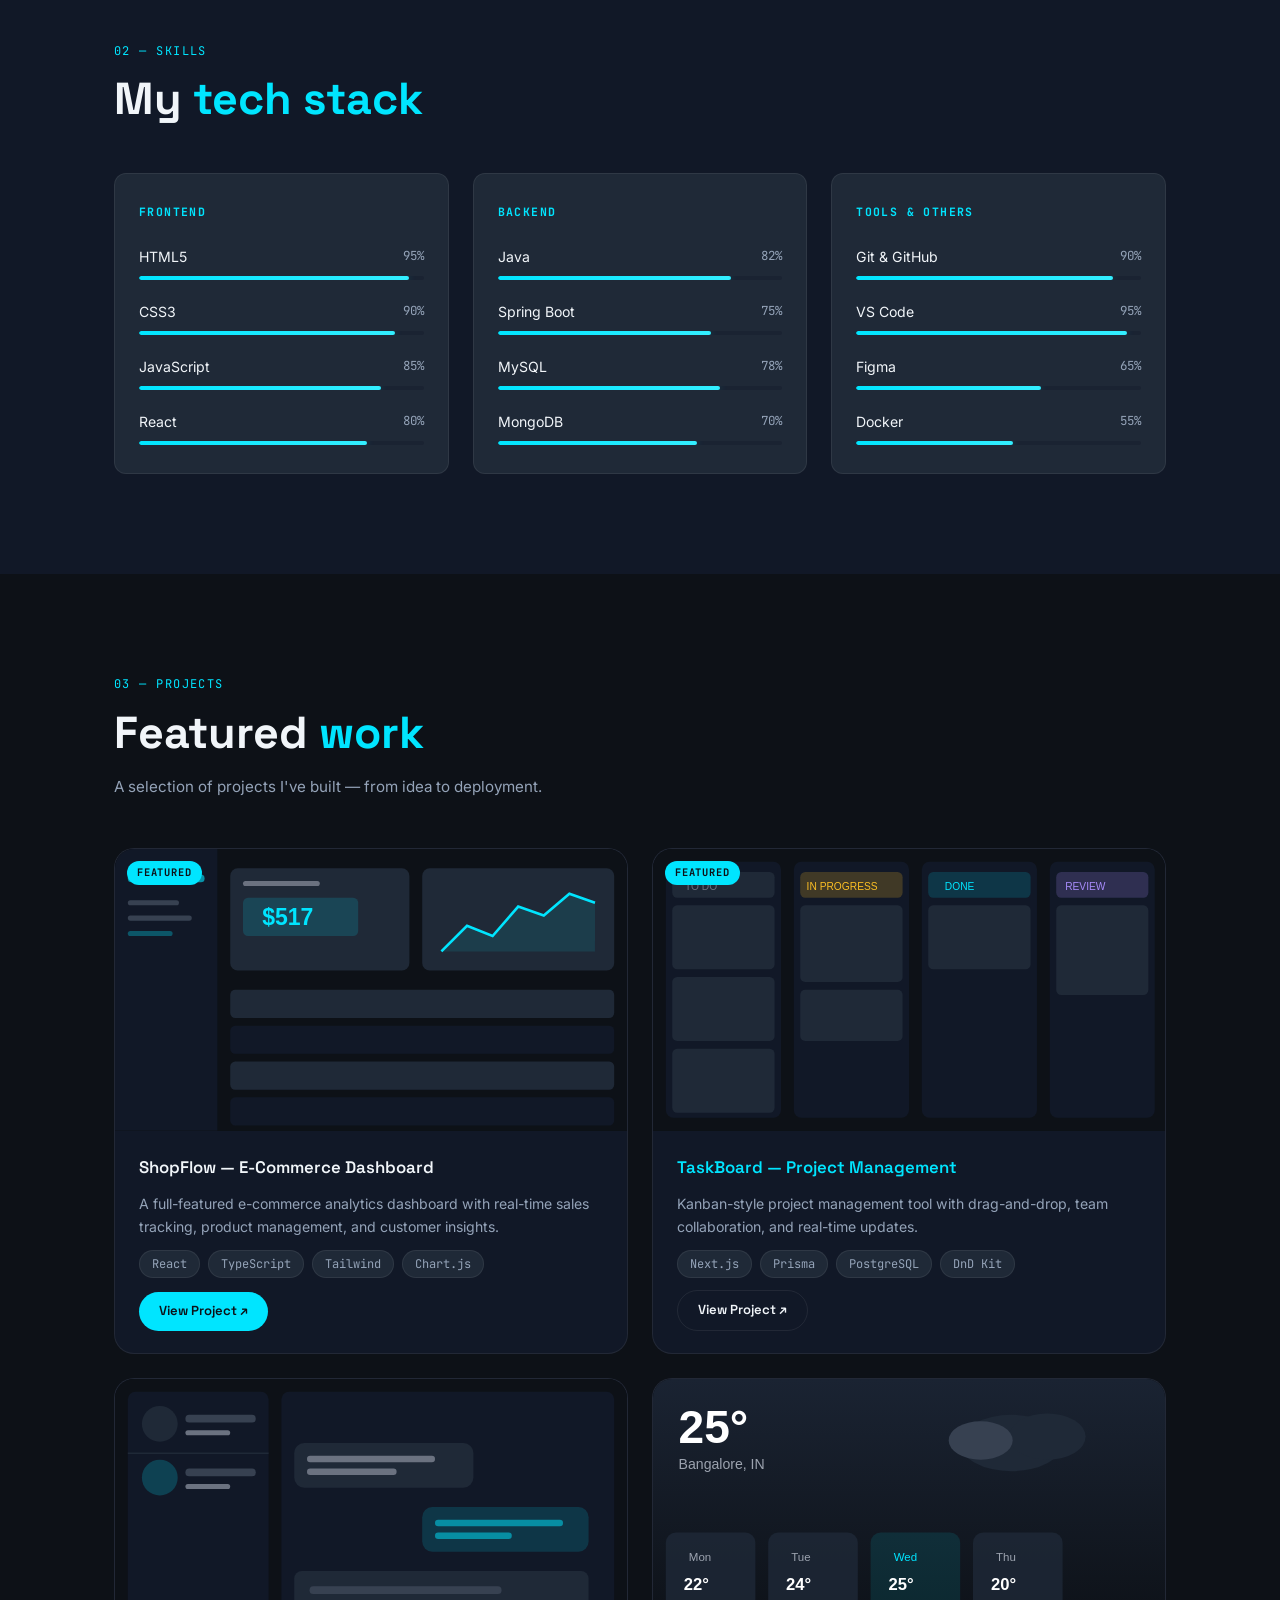
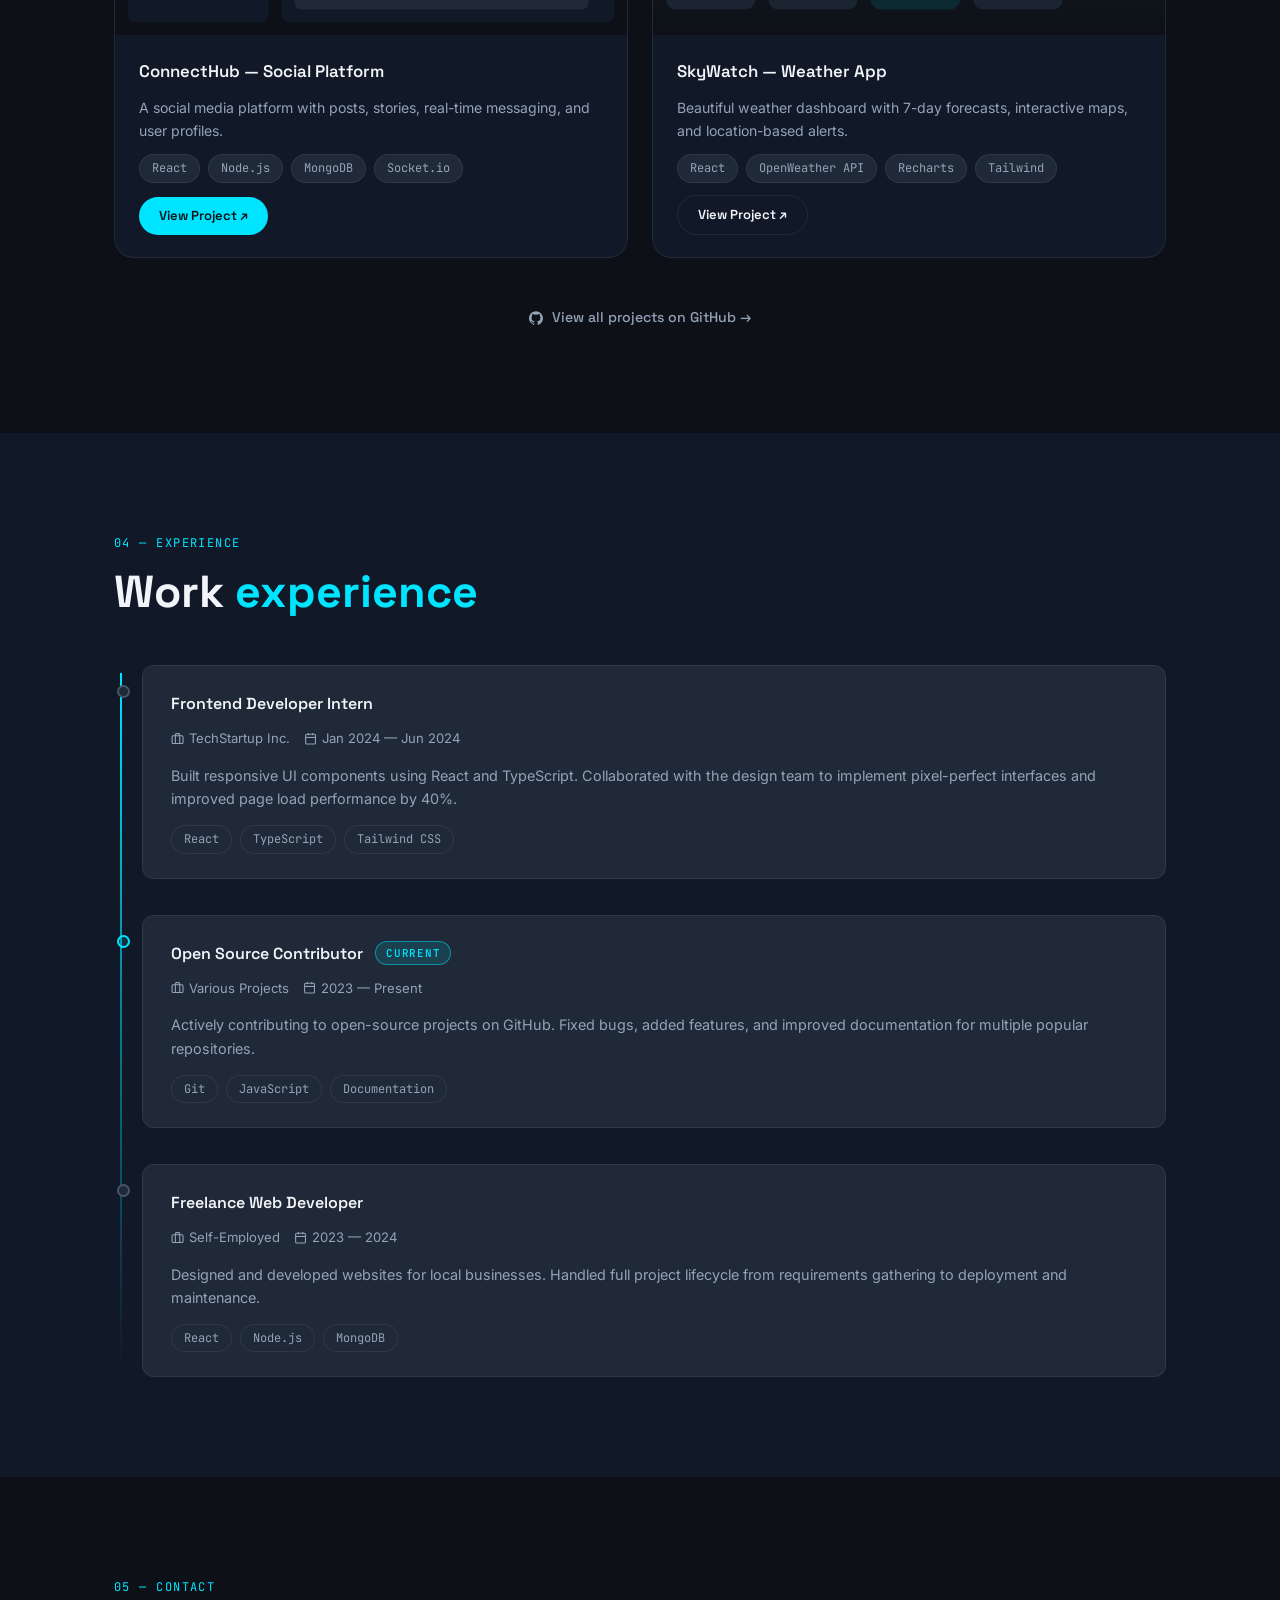
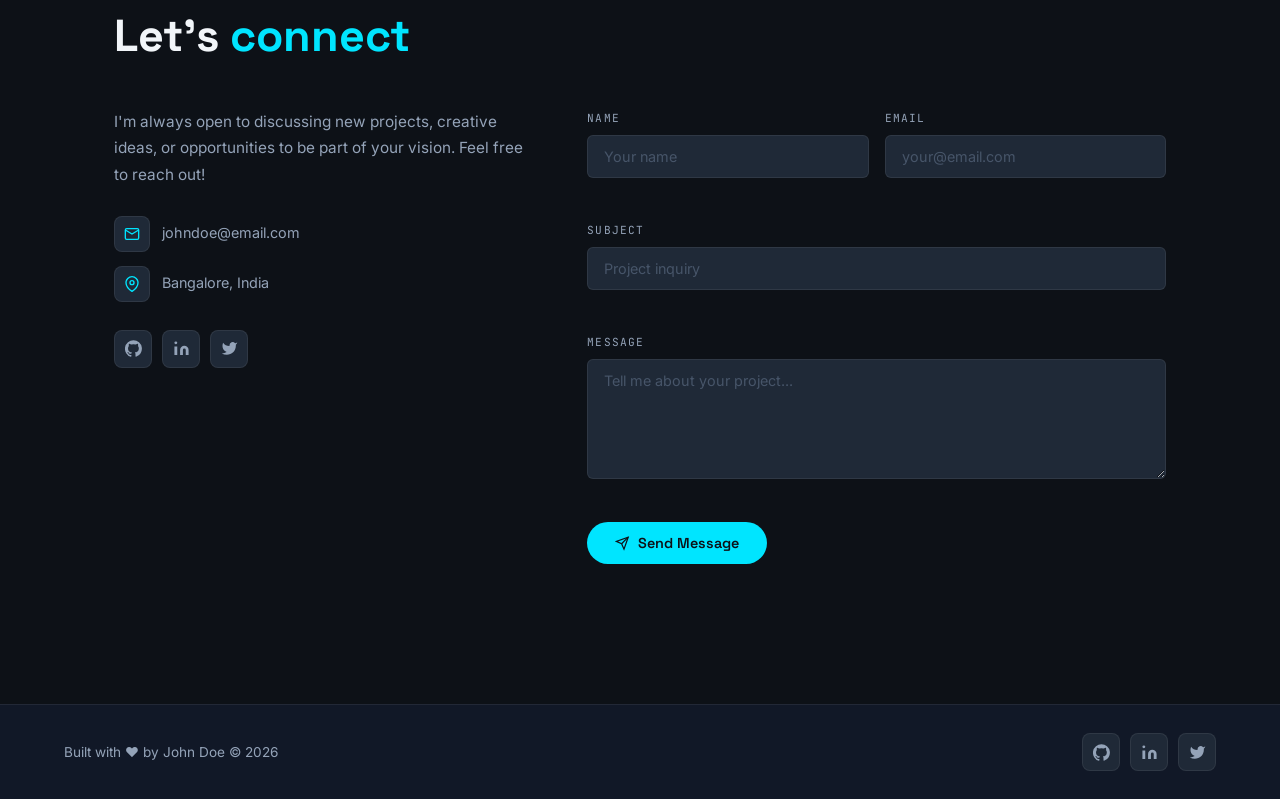
<file: Developer-Portfolio/developer.html>
<!DOCTYPE html>
<html lang="en">
<head>
  <meta charset="UTF-8" />
  <meta name="viewport" content="width=device-width, initial-scale=1.0" />
  <title>Developer-Portfolio</title>
  <link rel="stylesheet" href="developer.css">
  <!-- Google Fonts: Space Grotesk (display) + Inter (body) -->
  <link rel="preconnect" href="https://fonts.googleapis.com" />
  <link rel="preconnect" href="https://fonts.gstatic.com" crossorigin />
  <link href="https://fonts.googleapis.com/css2?family=Space+Grotesk:wght@400;500;600;700&family=Inter:wght@300;400;500&family=JetBrains+Mono:wght@400;500&display=swap" rel="stylesheet" />
</head>
<body>

  <!-- ===================== NAVBAR ===================== -->
  <nav class="navbar" id="navbar">
    <div class="nav-container">
      <a href="#hero" class="nav-logo">&lt;Dev /&gt;</a>

      <!-- Hamburger (mobile) -->
      <button class="hamburger" id="hamburger" aria-label="Toggle navigation">
        <span></span><span></span><span></span>
      </button>

      <ul class="nav-links" id="nav-links">
        <li><a href="#about"      class="nav-link">About</a></li>
        <li><a href="#skills"     class="nav-link">Skills</a></li>
        <li><a href="#projects"   class="nav-link">Projects</a></li>
        <li><a href="#experience" class="nav-link">Experience</a></li>
        <li><a href="#contact"    class="nav-link">Contact</a></li>
        <li><a href="#contact"    class="btn btn-primary nav-hire">Hire Me</a></li>
      </ul>
    </div>
  </nav>

  <!-- ===================== HERO ===================== -->
  <section class="hero" id="hero">
    <div class="hero-container">

      <!-- Left column -->
      <div class="hero-content" data-animate="fade-up">
        <span class="badge open-badge">
          <span class="badge-dot"></span> Open to Work
        </span>

        <h1 class="hero-title">
          Hi, I'm <span class="accent">John Doe</span>
        </h1>

        <p class="hero-role mono">&gt; Full Stack Developer_</p>

        <p class="hero-bio">
          A passionate fresher building modern web applications with React,
          Node.js, and cloud technologies. I love turning ideas into clean,
          scalable code.
        </p>

        <p class="hero-location">
          <svg class="icon" viewBox="0 0 24 24" fill="none" stroke="currentColor" stroke-width="2"><path d="M21 10c0 7-9 13-9 13S3 17 3 10a9 9 0 0118 0z"/><circle cx="12" cy="10" r="3"/></svg>
          Bangalore, India
        </p>

        <div class="hero-actions">
          <a href="#contact"  class="btn btn-primary">
            <svg class="icon" viewBox="0 0 24 24" fill="none" stroke="currentColor" stroke-width="2"><path d="M4 4h16c1.1 0 2 .9 2 2v12c0 1.1-.9 2-2 2H4c-1.1 0-2-.9-2-2V6c0-1.1.9-2 2-2z"/><polyline points="22,6 12,12 2,6"/></svg>
            Get In Touch
          </a>
          <a href="#projects" class="btn btn-outline">View Projects</a>
        </div>

        <!-- Social links -->
        <div class="hero-socials">
          <a href="https://github.com/" aria-label="GitHub"   class="social-link">
            <svg viewBox="0 0 24 24" fill="currentColor"><path d="M12 .3a12 12 0 00-3.8 23.4c.6.1.8-.3.8-.6v-2c-3.3.7-4-1.6-4-1.6-.5-1.4-1.3-1.8-1.3-1.8-1.1-.7.1-.7.1-.7 1.2.1 1.8 1.2 1.8 1.2 1 1.8 2.8 1.3 3.5 1 .1-.8.4-1.3.7-1.6-2.7-.3-5.5-1.3-5.5-5.9 0-1.3.5-2.4 1.2-3.2-.1-.3-.5-1.5.1-3.2 0 0 1-.3 3.3 1.2a11.5 11.5 0 016 0c2.3-1.5 3.3-1.2 3.3-1.2.7 1.7.2 2.9.1 3.2.8.8 1.2 1.9 1.2 3.2 0 4.6-2.8 5.6-5.5 5.9.4.4.8 1.1.8 2.2v3.3c0 .3.2.7.8.6A12 12 0 0012 .3z"/></svg>
          </a>
          <a href="#" aria-label="LinkedIn"  class="social-link">
            <svg viewBox="0 0 24 24" fill="currentColor"><path d="M16 8a6 6 0 016 6v7h-4v-7a2 2 0 00-2-2 2 2 0 00-2 2v7h-4v-7a6 6 0 016-6zM2 9h4v12H2z"/><circle cx="4" cy="4" r="2"/></svg>
          </a>
          <a href="https://myaccount.google.com/?pli=1" aria-label="Email"     class="social-link">
            <svg viewBox="0 0 24 24" fill="none" stroke="currentColor" stroke-width="2"><path d="M4 4h16c1.1 0 2 .9 2 2v12c0 1.1-.9 2-2 2H4c-1.1 0-2-.9-2-2V6c0-1.1.9-2 2-2z"/><polyline points="22,6 12,12 2,6"/></svg>
          </a>
        </div>
      </div>

      <!-- Right column: image + stat cards -->
      <div class="hero-visual" data-animate="fade-up" data-delay="150">
        <div class="hero-img-wrap">
          <!-- Stat cards overlay -->
          <div class="stat-card stat-repos">
            <span class="stat-label">GitHub Repos</span>
            <span class="stat-value" data-count="25">0</span><span class="stat-plus">+</span>
          </div>
          <div class="stat-card stat-projects">
            <span class="stat-label">Projects Completed</span>
            <span class="stat-value" data-count="10">0</span><span class="stat-plus">+</span>
          </div>

          <!-- Profile image placeholder (replace src with real photo) -->
          <div class="hero-img-placeholder">
            <svg viewBox="0 0 200 220" xmlns="http://www.w3.org/2000/svg">
              <defs>
                <linearGradient id="grd" x1="0%" y1="0%" x2="100%" y2="100%">
                  <stop offset="0%" style="stop-color:#0d1117"/>
                  <stop offset="100%" style="stop-color:#1a2332"/>
                </linearGradient>
              </defs>
              <rect width="200" height="220" fill="url(#grd)" rx="16"/>
              <!-- Monitor glow -->
              <ellipse cx="100" cy="200" rx="80" ry="12" fill="#00e5ff" opacity="0.12"/>
              <!-- Desk -->
              <rect x="20" y="155" width="160" height="6" rx="3" fill="#1e2d3d"/>
              <!-- Monitor stand -->
              <rect x="90" y="130" width="20" height="28" rx="4" fill="#1e2d3d"/>
              <!-- Monitor -->
              <rect x="35" y="60" width="130" height="75" rx="8" fill="#0d1117" stroke="#00e5ff" stroke-width="1.5"/>
              <!-- Code lines on screen -->
              <rect x="45" y="72" width="50" height="3" rx="1.5" fill="#00e5ff" opacity="0.7"/>
              <rect x="45" y="80" width="35" height="3" rx="1.5" fill="#ff6b9d" opacity="0.7"/>
              <rect x="55" y="88" width="60" height="3" rx="1.5" fill="#a8ff78" opacity="0.6"/>
              <rect x="55" y="96" width="40" height="3" rx="1.5" fill="#ffd700" opacity="0.6"/>
              <rect x="45" y="104" width="70" height="3" rx="1.5" fill="#00e5ff" opacity="0.4"/>
              <rect x="45" y="112" width="25" height="3" rx="1.5" fill="#ff6b9d" opacity="0.5"/>
              <!-- Cursor blink -->
              <rect x="72" y="112" width="2" height="10" rx="1" fill="#00e5ff" class="cursor-blink"/>
              <!-- Developer silhouette -->
              <circle cx="100" cy="32" r="18" fill="#1e2d3d"/>
              <path d="M68 75 Q100 55 132 75" fill="#1e2d3d"/>
              <!-- Keyboard -->
              <rect x="50" y="162" width="100" height="14" rx="4" fill="#1a2332"/>
              <!-- LED strip -->
              <rect x="20" y="153" width="160" height="3" rx="1.5" fill="#00e5ff" opacity="0.3"/>
            </svg>
          </div>
        </div>

        <!-- Scroll hint -->
        <div class="scroll-hint">
          <span>scroll</span>
          <svg viewBox="0 0 24 24" fill="none" stroke="currentColor" stroke-width="2"><line x1="12" y1="5" x2="12" y2="19"/><polyline points="19 12 12 19 5 12"/></svg>
        </div>
      </div>
    </div>
  </section>

  <!-- ===================== ABOUT ===================== -->
  <section class="section" id="about">
    <div class="container">
      <div class="section-label">01 — ABOUT</div>
      <h2 class="section-title">Know more <span class="accent">about me</span></h2>

      <div class="about-grid">
        <div class="about-text" data-animate="fade-up">
          <p>I'm a recent Computer Science graduate with a passion for building web applications that solve real-world problems. I specialise in modern JavaScript/TypeScript ecosystems.</p>
          <p>During my academic journey, I've worked on multiple projects ranging from full-stack web apps to open-source contributions. I'm always eager to learn new technologies and collaborate with other developers.</p>
          <p>When I'm not coding, you can find me exploring new tech blogs, contributing to open-source, or experimenting with new frameworks and tools.</p>
        </div>

        <div class="about-cards" data-animate="fade-up" data-delay="100">
          <div class="about-card">
            <div class="about-card-icon">
              <svg viewBox="0 0 24 24" fill="none" stroke="currentColor" stroke-width="1.5"><path d="M22 10v6M2 10l10-5 10 5-10 5z"/><path d="M6 12v5c3 3 9 3 12 0v-5"/></svg>
            </div>
            <p class="about-card-title">B.Tech in CS</p>
            <p class="about-card-sub">2024 Graduate</p>
          </div>
          <div class="about-card">
            <div class="about-card-icon">
              <svg viewBox="0 0 24 24" fill="none" stroke="currentColor" stroke-width="1.5"><polyline points="16 18 22 12 16 6"/><polyline points="8 6 2 12 8 18"/></svg>
            </div>
            <p class="about-card-title">10+ Projects</p>
            <p class="about-card-sub">Built &amp; Shipped</p>
          </div>
          <div class="about-card">
            <div class="about-card-icon">
              <svg viewBox="0 0 24 24" fill="none" stroke="currentColor" stroke-width="1.5"><path d="M20.84 4.61a5.5 5.5 0 00-7.78 0L12 5.67l-1.06-1.06a5.5 5.5 0 00-7.78 7.78l1.06 1.06L12 21.23l7.78-7.78 1.06-1.06a5.5 5.5 0 000-7.78z"/></svg>
            </div>
            <p class="about-card-title">Open Source</p>
            <p class="about-card-sub">Active Contributor</p>
          </div>
          <div class="about-card">
            <div class="about-card-icon">
              <svg viewBox="0 0 24 24" fill="none" stroke="currentColor" stroke-width="1.5"><path d="M17 21v-2a4 4 0 00-4-4H5a4 4 0 00-4 4v2"/><circle cx="9" cy="7" r="4"/><path d="M23 21v-2a4 4 0 00-3-3.87"/><path d="M16 3.13a4 4 0 010 7.75"/></svg>
            </div>
            <p class="about-card-title">Always Learning</p>
            <p class="about-card-sub">New tech daily</p>
          </div>
        </div>
      </div>
    </div>
  </section>

  <!-- ===================== SKILLS ===================== -->
  <section class="section section-alt" id="skills">
    <div class="container">
      <div class="section-label">02 — SKILLS</div>
      <h2 class="section-title">My <span class="accent">tech stack</span></h2>

      <div class="skills-grid" data-animate="fade-up">

        <!-- Frontend -->
        <div class="skills-card">
          <h3 class="skills-category">Frontend</h3>
          <ul class="skill-list">
            <li class="skill-item">
              <div class="skill-meta"><span>HTML5</span><span class="skill-pct">95%</span></div>
              <div class="skill-bar"><div class="skill-fill" data-width="95"></div></div>
            </li>
            <li class="skill-item">
              <div class="skill-meta"><span>CSS3</span><span class="skill-pct">90%</span></div>
              <div class="skill-bar"><div class="skill-fill" data-width="90"></div></div>
            </li>
            <li class="skill-item">
              <div class="skill-meta"><span>JavaScript</span><span class="skill-pct">85%</span></div>
              <div class="skill-bar"><div class="skill-fill" data-width="85"></div></div>
            </li>
            <li class="skill-item">
              <div class="skill-meta"><span>React</span><span class="skill-pct">80%</span></div>
              <div class="skill-bar"><div class="skill-fill" data-width="80"></div></div>
            </li>
          </ul>
        </div>

        <!-- Backend -->
        <div class="skills-card">
          <h3 class="skills-category">Backend</h3>
          <ul class="skill-list">
            <li class="skill-item">
              <div class="skill-meta"><span>Java</span><span class="skill-pct">82%</span></div>
              <div class="skill-bar"><div class="skill-fill" data-width="82"></div></div>
            </li>
            <li class="skill-item">
              <div class="skill-meta"><span>Spring Boot</span><span class="skill-pct">75%</span></div>
              <div class="skill-bar"><div class="skill-fill" data-width="75"></div></div>
            </li>
            <li class="skill-item">
              <div class="skill-meta"><span>MySQL</span><span class="skill-pct">78%</span></div>
              <div class="skill-bar"><div class="skill-fill" data-width="78"></div></div>
            </li>
            <li class="skill-item">
              <div class="skill-meta"><span>MongoDB</span><span class="skill-pct">70%</span></div>
              <div class="skill-bar"><div class="skill-fill" data-width="70"></div></div>
            </li>
          </ul>
        </div>

        <!-- Tools -->
        <div class="skills-card">
          <h3 class="skills-category">Tools &amp; Others</h3>
          <ul class="skill-list">
            <li class="skill-item">
              <div class="skill-meta"><span>Git &amp; GitHub</span><span class="skill-pct">90%</span></div>
              <div class="skill-bar"><div class="skill-fill" data-width="90"></div></div>
            </li>
            <li class="skill-item">
              <div class="skill-meta"><span>VS Code</span><span class="skill-pct">95%</span></div>
              <div class="skill-bar"><div class="skill-fill" data-width="95"></div></div>
            </li>
            <li class="skill-item">
              <div class="skill-meta"><span>Figma</span><span class="skill-pct">65%</span></div>
              <div class="skill-bar"><div class="skill-fill" data-width="65"></div></div>
            </li>
            <li class="skill-item">
              <div class="skill-meta"><span>Docker</span><span class="skill-pct">55%</span></div>
              <div class="skill-bar"><div class="skill-fill" data-width="55"></div></div>
            </li>
          </ul>
        </div>

      </div>
    </div>
  </section>

  <!-- ===================== PROJECTS ===================== -->
  <section class="section" id="projects">
    <div class="container">
      <div class="section-label">03 — PROJECTS</div>
      <h2 class="section-title">Featured <span class="accent">work</span></h2>
      <p class="section-sub">A selection of projects I've built — from idea to deployment.</p>

      <div class="projects-grid" data-animate="fade-up">

        <!-- Project 1 -->
        <article class="project-card featured">
          <div class="project-img project-img-1">
            <span class="project-badge">FEATURED</span>
            <!-- Decorative SVG preview -->
            <svg viewBox="0 0 400 220" xmlns="http://www.w3.org/2000/svg" class="project-preview">
              <rect width="400" height="220" fill="#0d1117"/>
              <!-- Sidebar -->
              <rect x="0" y="0" width="80" height="220" fill="#111827"/>
              <rect x="10" y="20" width="60" height="6" rx="3" fill="#00e5ff" opacity="0.6"/>
              <rect x="10" y="40" width="40" height="4" rx="2" fill="#374151"/>
              <rect x="10" y="52" width="50" height="4" rx="2" fill="#374151"/>
              <rect x="10" y="64" width="35" height="4" rx="2" fill="#00e5ff" opacity="0.3"/>
              <!-- Main area -->
              <rect x="90" y="15" width="140" height="80" rx="6" fill="#1f2937"/>
              <rect x="100" y="25" width="60" height="4" rx="2" fill="#6b7280"/>
              <rect x="100" y="38" width="90" height="30" rx="4" fill="#00e5ff" opacity="0.15"/>
              <text x="115" y="59" fill="#00e5ff" font-size="18" font-weight="700" font-family="sans-serif">$517</text>
              <!-- Chart -->
              <rect x="240" y="15" width="150" height="80" rx="6" fill="#1f2937"/>
              <polyline points="255,80 275,60 295,68 315,45 335,52 355,35 375,42" fill="none" stroke="#00e5ff" stroke-width="2"/>
              <polyline points="255,80 275,60 295,68 315,45 335,52 355,35 375,42 375,80" fill="#00e5ff" opacity="0.1"/>
              <!-- Table rows -->
              <rect x="90" y="110" width="300" height="22" rx="4" fill="#1f2937"/>
              <rect x="90" y="138" width="300" height="22" rx="4" fill="#111827"/>
              <rect x="90" y="166" width="300" height="22" rx="4" fill="#1f2937"/>
              <rect x="90" y="194" width="300" height="22" rx="4" fill="#111827"/>
            </svg>
          </div>
          <div class="project-info">
            <h3 class="project-title">ShopFlow — E-Commerce Dashboard</h3>
            <p class="project-desc">A full-featured e-commerce analytics dashboard with real-time sales tracking, product management, and customer insights.</p>
            <div class="project-tags">
              <span class="tag">React</span><span class="tag">TypeScript</span><span class="tag">Tailwind</span><span class="tag">Chart.js</span>
            </div>
            <a href="#" class="btn btn-sm btn-primary project-btn">View Project ↗</a>
          </div>
        </article>

        <!-- Project 2 -->
        <article class="project-card featured">
          <div class="project-img project-img-2">
            <span class="project-badge">FEATURED</span>
            <svg viewBox="0 0 400 220" xmlns="http://www.w3.org/2000/svg" class="project-preview">
              <rect width="400" height="220" fill="#0d1117"/>
              <!-- Kanban columns -->
              <rect x="10" y="10" width="90" height="200" rx="6" fill="#111827"/>
              <rect x="15" y="18" width="80" height="20" rx="4" fill="#1f2937"/>
              <text x="25" y="32" fill="#6b7280" font-size="8" font-family="sans-serif">TO DO</text>
              <rect x="15" y="44" width="80" height="50" rx="4" fill="#1f2937"/>
              <rect x="15" y="100" width="80" height="50" rx="4" fill="#1f2937"/>
              <rect x="15" y="156" width="80" height="50" rx="4" fill="#1f2937"/>
              <!-- In Progress -->
              <rect x="110" y="10" width="90" height="200" rx="6" fill="#111827"/>
              <rect x="115" y="18" width="80" height="20" rx="4" fill="#fbbf24" opacity="0.2"/>
              <text x="120" y="32" fill="#fbbf24" font-size="8" font-family="sans-serif">IN PROGRESS</text>
              <rect x="115" y="44" width="80" height="60" rx="4" fill="#1f2937"/>
              <rect x="115" y="110" width="80" height="40" rx="4" fill="#1f2937"/>
              <!-- Done -->
              <rect x="210" y="10" width="90" height="200" rx="6" fill="#111827"/>
              <rect x="215" y="18" width="80" height="20" rx="4" fill="#00e5ff" opacity="0.15"/>
              <text x="228" y="32" fill="#00e5ff" font-size="8" font-family="sans-serif">DONE</text>
              <rect x="215" y="44" width="80" height="50" rx="4" fill="#1f2937"/>
              <!-- Review -->
              <rect x="310" y="10" width="82" height="200" rx="6" fill="#111827"/>
              <rect x="315" y="18" width="72" height="20" rx="4" fill="#a78bfa" opacity="0.2"/>
              <text x="322" y="32" fill="#a78bfa" font-size="8" font-family="sans-serif">REVIEW</text>
              <rect x="315" y="44" width="72" height="70" rx="4" fill="#1f2937"/>
            </svg>
          </div>
          <div class="project-info">
            <h3 class="project-title accent">TaskBoard — Project Management</h3>
            <p class="project-desc">Kanban-style project management tool with drag-and-drop, team collaboration, and real-time updates.</p>
            <div class="project-tags">
              <span class="tag">Next.js</span><span class="tag">Prisma</span><span class="tag">PostgreSQL</span><span class="tag">DnD Kit</span>
            </div>
            <a href="#" class="btn btn-sm btn-outline project-btn">View Project ↗</a>
          </div>
        </article>

        <!-- Project 3 -->
        <article class="project-card">
          <div class="project-img project-img-3">
            <svg viewBox="0 0 400 200" xmlns="http://www.w3.org/2000/svg" class="project-preview">
              <rect width="400" height="200" fill="#0d1117"/>
              <!-- User list -->
              <rect x="10" y="10" width="110" height="180" rx="6" fill="#111827"/>
              <circle cx="35" cy="35" r="14" fill="#1f2937"/>
              <rect x="55" y="28" width="55" height="6" rx="3" fill="#374151"/>
              <rect x="55" y="40" width="35" height="4" rx="2" fill="#6b7280"/>
              <line x1="10" y1="58" x2="120" y2="58" stroke="#1f2937" stroke-width="1"/>
              <circle cx="35" cy="77" r="14" fill="#00e5ff" opacity="0.2"/>
              <rect x="55" y="70" width="55" height="6" rx="3" fill="#374151"/>
              <rect x="55" y="82" width="35" height="4" rx="2" fill="#6b7280"/>
              <!-- Chat window -->
              <rect x="130" y="10" width="260" height="180" rx="6" fill="#111827"/>
              <rect x="140" y="50" width="140" height="35" rx="8" fill="#1f2937"/>
              <rect x="150" y="60" width="100" height="5" rx="2.5" fill="#6b7280"/>
              <rect x="150" y="70" width="70" height="5" rx="2.5" fill="#6b7280"/>
              <rect x="240" y="100" width="130" height="35" rx="8" fill="#00e5ff" opacity="0.15"/>
              <rect x="250" y="110" width="100" height="5" rx="2.5" fill="#00e5ff" opacity="0.5"/>
              <rect x="250" y="120" width="60" height="5" rx="2.5" fill="#00e5ff" opacity="0.5"/>
              <rect x="140" y="150" width="230" height="30" rx="6" fill="#1f2937"/>
              <rect x="152" y="162" width="150" height="6" rx="3" fill="#374151"/>
            </svg>
          </div>
          <div class="project-info">
            <h3 class="project-title">ConnectHub — Social Platform</h3>
            <p class="project-desc">A social media platform with posts, stories, real-time messaging, and user profiles.</p>
            <div class="project-tags">
              <span class="tag">React</span><span class="tag">Node.js</span><span class="tag">MongoDB</span><span class="tag">Socket.io</span>
            </div>
            <a href="#" class="btn btn-sm btn-primary project-btn">View Project ↗</a>
          </div>
        </article>

        <!-- Project 4 -->
        <article class="project-card">
          <div class="project-img project-img-4">
            <svg viewBox="0 0 400 200" xmlns="http://www.w3.org/2000/svg" class="project-preview">
              <defs>
                <linearGradient id="skygrad" x1="0%" y1="0%" x2="0%" y2="100%">
                  <stop offset="0%" style="stop-color:#1a2332"/>
                  <stop offset="100%" style="stop-color:#0d1117"/>
                </linearGradient>
              </defs>
              <rect width="400" height="200" fill="url(#skygrad)"/>
              <!-- Temp display -->
              <text x="20" y="50" fill="white" font-size="36" font-weight="700" font-family="sans-serif">25°</text>
              <text x="20" y="70" fill="#9ca3af" font-size="11" font-family="sans-serif">Bangalore, IN</text>
              <!-- Clouds SVG -->
              <ellipse cx="280" cy="50" rx="40" ry="22" fill="#1f2937"/>
              <ellipse cx="308" cy="45" rx="30" ry="18" fill="#1f2937"/>
              <ellipse cx="256" cy="48" rx="25" ry="15" fill="#374151"/>
              <!-- Forecast pills -->
              <rect x="10" y="120" width="70" height="60" rx="8" fill="#1f2937" opacity="0.8"/>
              <rect x="90" y="120" width="70" height="60" rx="8" fill="#1f2937" opacity="0.8"/>
              <rect x="170" y="120" width="70" height="60" rx="8" fill="#00e5ff" opacity="0.1"/>
              <rect x="250" y="120" width="70" height="60" rx="8" fill="#1f2937" opacity="0.8"/>
              <text x="28" y="142" fill="#9ca3af" font-size="9" font-family="sans-serif">Mon</text>
              <text x="108" y="142" fill="#9ca3af" font-size="9" font-family="sans-serif">Tue</text>
              <text x="188" y="142" fill="#00e5ff"  font-size="9" font-family="sans-serif">Wed</text>
              <text x="268" y="142" fill="#9ca3af" font-size="9" font-family="sans-serif">Thu</text>
              <text x="24" y="165" fill="white" font-size="13" font-weight="600" font-family="sans-serif">22°</text>
              <text x="104" y="165" fill="white" font-size="13" font-weight="600" font-family="sans-serif">24°</text>
              <text x="184" y="165" fill="white" font-size="13" font-weight="600" font-family="sans-serif">25°</text>
              <text x="264" y="165" fill="white" font-size="13" font-weight="600" font-family="sans-serif">20°</text>
            </svg>
          </div>
          <div class="project-info">
            <h3 class="project-title">SkyWatch — Weather App</h3>
            <p class="project-desc">Beautiful weather dashboard with 7-day forecasts, interactive maps, and location-based alerts.</p>
            <div class="project-tags">
              <span class="tag">React</span><span class="tag">OpenWeather API</span><span class="tag">Recharts</span><span class="tag">Tailwind</span>
            </div>
            <a href="#" class="btn btn-sm btn-outline project-btn">View Project ↗</a>
          </div>
        </article>

      </div>

      <div class="projects-footer">
        <a href="#" class="github-link">
          <svg viewBox="0 0 24 24" fill="currentColor" class="icon"><path d="M12 .3a12 12 0 00-3.8 23.4c.6.1.8-.3.8-.6v-2c-3.3.7-4-1.6-4-1.6-.5-1.4-1.3-1.8-1.3-1.8-1.1-.7.1-.7.1-.7 1.2.1 1.8 1.2 1.8 1.2 1 1.8 2.8 1.3 3.5 1 .1-.8.4-1.3.7-1.6-2.7-.3-5.5-1.3-5.5-5.9 0-1.3.5-2.4 1.2-3.2-.1-.3-.5-1.5.1-3.2 0 0 1-.3 3.3 1.2a11.5 11.5 0 016 0c2.3-1.5 3.3-1.2 3.3-1.2.7 1.7.2 2.9.1 3.2.8.8 1.2 1.9 1.2 3.2 0 4.6-2.8 5.6-5.5 5.9.4.4.8 1.1.8 2.2v3.3c0 .3.2.7.8.6A12 12 0 0012 .3z"/></svg>
          View all projects on GitHub →
        </a>
      </div>
    </div>
  </section>

  <!-- ===================== EXPERIENCE ===================== -->
  <section class="section section-alt" id="experience">
    <div class="container">
      <div class="section-label">04 — EXPERIENCE</div>
      <h2 class="section-title">Work <span class="accent">experience</span></h2>

      <div class="timeline" data-animate="fade-up">

        <div class="timeline-item">
          <div class="timeline-dot"></div>
          <div class="timeline-card">
            <div class="timeline-header">
              <h3 class="timeline-role">Frontend Developer Intern</h3>
            </div>
            <div class="timeline-meta">
              <span class="timeline-company">
                <svg class="icon" viewBox="0 0 24 24" fill="none" stroke="currentColor" stroke-width="2"><rect x="2" y="7" width="20" height="14" rx="2"/><path d="M16 21V5a2 2 0 00-2-2h-4a2 2 0 00-2 2v16"/></svg>
                TechStartup Inc.
              </span>
              <span class="timeline-date">
                <svg class="icon" viewBox="0 0 24 24" fill="none" stroke="currentColor" stroke-width="2"><rect x="3" y="4" width="18" height="18" rx="2"/><line x1="16" y1="2" x2="16" y2="6"/><line x1="8" y1="2" x2="8" y2="6"/><line x1="3" y1="10" x2="21" y2="10"/></svg>
                Jan 2024 — Jun 2024
              </span>
            </div>
            <p class="timeline-desc">Built responsive UI components using React and TypeScript. Collaborated with the design team to implement pixel-perfect interfaces and improved page load performance by 40%.</p>
            <div class="timeline-tags">
              <span class="tag">React</span><span class="tag">TypeScript</span><span class="tag">Tailwind CSS</span>
            </div>
          </div>
        </div>

        <div class="timeline-item">
          <div class="timeline-dot timeline-dot-active"></div>
          <div class="timeline-card">
            <div class="timeline-header">
              <h3 class="timeline-role">Open Source Contributor</h3>
              <span class="badge current-badge">CURRENT</span>
            </div>
            <div class="timeline-meta">
              <span class="timeline-company">
                <svg class="icon" viewBox="0 0 24 24" fill="none" stroke="currentColor" stroke-width="2"><rect x="2" y="7" width="20" height="14" rx="2"/><path d="M16 21V5a2 2 0 00-2-2h-4a2 2 0 00-2 2v16"/></svg>
                Various Projects
              </span>
              <span class="timeline-date">
                <svg class="icon" viewBox="0 0 24 24" fill="none" stroke="currentColor" stroke-width="2"><rect x="3" y="4" width="18" height="18" rx="2"/><line x1="16" y1="2" x2="16" y2="6"/><line x1="8" y1="2" x2="8" y2="6"/><line x1="3" y1="10" x2="21" y2="10"/></svg>
                2023 — Present
              </span>
            </div>
            <p class="timeline-desc">Actively contributing to open-source projects on GitHub. Fixed bugs, added features, and improved documentation for multiple popular repositories.</p>
            <div class="timeline-tags">
              <span class="tag">Git</span><span class="tag">JavaScript</span><span class="tag">Documentation</span>
            </div>
          </div>
        </div>

        <div class="timeline-item">
          <div class="timeline-dot"></div>
          <div class="timeline-card">
            <div class="timeline-header">
              <h3 class="timeline-role">Freelance Web Developer</h3>
            </div>
            <div class="timeline-meta">
              <span class="timeline-company">
                <svg class="icon" viewBox="0 0 24 24" fill="none" stroke="currentColor" stroke-width="2"><rect x="2" y="7" width="20" height="14" rx="2"/><path d="M16 21V5a2 2 0 00-2-2h-4a2 2 0 00-2 2v16"/></svg>
                Self-Employed
              </span>
              <span class="timeline-date">
                <svg class="icon" viewBox="0 0 24 24" fill="none" stroke="currentColor" stroke-width="2"><rect x="3" y="4" width="18" height="18" rx="2"/><line x1="16" y1="2" x2="16" y2="6"/><line x1="8" y1="2" x2="8" y2="6"/><line x1="3" y1="10" x2="21" y2="10"/></svg>
                2023 — 2024
              </span>
            </div>
            <p class="timeline-desc">Designed and developed websites for local businesses. Handled full project lifecycle from requirements gathering to deployment and maintenance.</p>
            <div class="timeline-tags">
              <span class="tag">React</span><span class="tag">Node.js</span><span class="tag">MongoDB</span>
            </div>
          </div>
        </div>

      </div>
    </div>
  </section>

  <!-- ===================== CONTACT ===================== -->
  <section class="section" id="contact">
    <div class="container">
      <div class="section-label">05 — CONTACT</div>
      <h2 class="section-title">Let's <span class="accent">connect</span></h2>

      <div class="contact-grid" data-animate="fade-up">
        <div class="contact-left">
          <p class="contact-intro">I'm always open to discussing new projects, creative ideas, or opportunities to be part of your vision. Feel free to reach out!</p>

          <ul class="contact-details">
            <li>
              <span class="contact-icon">
                <svg viewBox="0 0 24 24" fill="none" stroke="currentColor" stroke-width="2"><path d="M4 4h16c1.1 0 2 .9 2 2v12c0 1.1-.9 2-2 2H4c-1.1 0-2-.9-2-2V6c0-1.1.9-2 2-2z"/><polyline points="22,6 12,12 2,6"/></svg>
              </span>
              johndoe@email.com
            </li>
            <li>
              <span class="contact-icon">
                <svg viewBox="0 0 24 24" fill="none" stroke="currentColor" stroke-width="2"><path d="M21 10c0 7-9 13-9 13S3 17 3 10a9 9 0 0118 0z"/><circle cx="12" cy="10" r="3"/></svg>
              </span>
              Bangalore, India
            </li>
          </ul>

          <div class="contact-socials">
            <a href="#" class="social-link" aria-label="GitHub">
              <svg viewBox="0 0 24 24" fill="currentColor"><path d="M12 .3a12 12 0 00-3.8 23.4c.6.1.8-.3.8-.6v-2c-3.3.7-4-1.6-4-1.6-.5-1.4-1.3-1.8-1.3-1.8-1.1-.7.1-.7.1-.7 1.2.1 1.8 1.2 1.8 1.2 1 1.8 2.8 1.3 3.5 1 .1-.8.4-1.3.7-1.6-2.7-.3-5.5-1.3-5.5-5.9 0-1.3.5-2.4 1.2-3.2-.1-.3-.5-1.5.1-3.2 0 0 1-.3 3.3 1.2a11.5 11.5 0 016 0c2.3-1.5 3.3-1.2 3.3-1.2.7 1.7.2 2.9.1 3.2.8.8 1.2 1.9 1.2 3.2 0 4.6-2.8 5.6-5.5 5.9.4.4.8 1.1.8 2.2v3.3c0 .3.2.7.8.6A12 12 0 0012 .3z"/></svg>
            </a>
            <a href="#" class="social-link" aria-label="LinkedIn">
              <svg viewBox="0 0 24 24" fill="currentColor"><path d="M16 8a6 6 0 016 6v7h-4v-7a2 2 0 00-2-2 2 2 0 00-2 2v7h-4v-7a6 6 0 016-6zM2 9h4v12H2z"/><circle cx="4" cy="4" r="2"/></svg>
            </a>
            <a href="#" class="social-link" aria-label="Twitter">
              <svg viewBox="0 0 24 24" fill="currentColor"><path d="M23 3a10.9 10.9 0 01-3.14 1.53 4.48 4.48 0 00-7.86 3v1A10.66 10.66 0 013 4s-4 9 5 13a11.64 11.64 0 01-7 2c9 5 20 0 20-11.5a4.5 4.5 0 00-.08-.83A7.72 7.72 0 0023 3z"/></svg>
            </a>
          </div>
        </div>

        <div class="contact-right">
          <form class="contact-form" id="contact-form" novalidate>
            <div class="form-row">
              <div class="form-group">
                <label for="name" class="form-label">NAME</label>
                <input type="text"  id="name"    name="name"    class="form-input" placeholder="Your name"       autocomplete="name" />
                <span class="form-error" id="name-error"></span>
              </div>
              <div class="form-group">
                <label for="email" class="form-label">EMAIL</label>
                <input type="email" id="email"   name="email"   class="form-input" placeholder="your@email.com" autocomplete="email" />
                <span class="form-error" id="email-error"></span>
              </div>
            </div>
            <div class="form-group">
              <label for="subject" class="form-label">SUBJECT</label>
              <input type="text"  id="subject"  name="subject"  class="form-input" placeholder="Project inquiry" />
              <span class="form-error" id="subject-error"></span>
            </div>
            <div class="form-group">
              <label for="message" class="form-label">MESSAGE</label>
              <textarea id="message" name="message" class="form-input form-textarea" placeholder="Tell me about your project..." rows="5"></textarea>
              <span class="form-error" id="message-error"></span>
            </div>
            <button type="submit" class="btn btn-primary form-submit">
              <svg class="icon" viewBox="0 0 24 24" fill="none" stroke="currentColor" stroke-width="2"><line x1="22" y1="2" x2="11" y2="13"/><polygon points="22 2 15 22 11 13 2 9 22 2"/></svg>
              Send Message
            </button>
            <p class="form-success" id="form-success" aria-live="polite"></p>
          </form>
        </div>
      </div>
    </div>
  </section>

  <!-- ===================== FOOTER ===================== -->
  <footer class="footer">
    <div class="footer-container">
      <p class="footer-copy">Built with ♥ by John Doe © 2026</p>
      <div class="footer-socials">
        <a href="#" class="social-link" aria-label="GitHub">
          <svg viewBox="0 0 24 24" fill="currentColor"><path d="M12 .3a12 12 0 00-3.8 23.4c.6.1.8-.3.8-.6v-2c-3.3.7-4-1.6-4-1.6-.5-1.4-1.3-1.8-1.3-1.8-1.1-.7.1-.7.1-.7 1.2.1 1.8 1.2 1.8 1.2 1 1.8 2.8 1.3 3.5 1 .1-.8.4-1.3.7-1.6-2.7-.3-5.5-1.3-5.5-5.9 0-1.3.5-2.4 1.2-3.2-.1-.3-.5-1.5.1-3.2 0 0 1-.3 3.3 1.2a11.5 11.5 0 016 0c2.3-1.5 3.3-1.2 3.3-1.2.7 1.7.2 2.9.1 3.2.8.8 1.2 1.9 1.2 3.2 0 4.6-2.8 5.6-5.5 5.9.4.4.8 1.1.8 2.2v3.3c0 .3.2.7.8.6A12 12 0 0012 .3z"/></svg>
        </a>
        <a href="#" class="social-link" aria-label="LinkedIn">
          <svg viewBox="0 0 24 24" fill="currentColor"><path d="M16 8a6 6 0 016 6v7h-4v-7a2 2 0 00-2-2 2 2 0 00-2 2v7h-4v-7a6 6 0 016-6zM2 9h4v12H2z"/><circle cx="4" cy="4" r="2"/></svg>
        </a>
        <a href="#" class="social-link" aria-label="Twitter">
          <svg viewBox="0 0 24 24" fill="currentColor"><path d="M23 3a10.9 10.9 0 01-3.14 1.53 4.48 4.48 0 00-7.86 3v1A10.66 10.66 0 013 4s-4 9 5 13a11.64 11.64 0 01-7 2c9 5 20 0 20-11.5a4.5 4.5 0 00-.08-.83A7.72 7.72 0 0023 3z"/></svg>
        </a>
      </div>
    </div>

    <!-- Back to top -->
    <button class="back-to-top" id="back-to-top" aria-label="Back to top">
      <svg viewBox="0 0 24 24" fill="none" stroke="currentColor" stroke-width="2.5"><line x1="12" y1="19" x2="12" y2="5"/><polyline points="5 12 12 5 19 12"/></svg>
    </button>
  </footer>

  <script src="developer.js"></script>
</body>
</html>
</file>
<file: Developer-Portfolio/developer.css>
/* =========================================================
   Developer Portfolio — style.css
   Design system: dark #0d1117 base, cyan #00e5ff accent
   Fonts: Space Grotesk (display) | Inter (body) | JetBrains Mono (code)
   ========================================================= */

/* ── 1. RESET & CUSTOM PROPERTIES ── */
*, *::before, *::after { box-sizing: border-box; margin: 0; padding: 0; }

:root {
  /* Palette */
  --bg-base:    #0d1117;
  --bg-surface: #111827;
  --bg-card:    #1f2937;
  --bg-hover:   #1a2332;
  --accent:     #00e5ff;
  --accent-dim: rgba(0, 229, 255, 0.12);
  --accent-glow:rgba(0, 229, 255, 0.25);
  --text-primary:   #f1f5f9;
  --text-secondary: #94a3b8;
  --text-muted:     #475569;
  --border:     rgba(255,255,255,0.07);
  --border-accent: rgba(0,229,255,0.25);

  /* Type scale */
  --font-display: 'Space Grotesk', sans-serif;
  --font-body:    'Inter', sans-serif;
  --font-mono:    'JetBrains Mono', monospace;

  /* Spacing */
  --section-pad: 100px 0;
  --radius-sm: 6px;
  --radius-md: 12px;
  --radius-lg: 20px;

  /* Transitions */
  --ease: cubic-bezier(.4,0,.2,1);
  --dur: 0.25s;
}

html { scroll-behavior: smooth; font-size: 16px; }

body {
  background: var(--bg-base);
  color: var(--text-primary);
  font-family: var(--font-body);
  line-height: 1.7;
  -webkit-font-smoothing: antialiased;
}

a { color: inherit; text-decoration: none; }
ul { list-style: none; }
img { max-width: 100%; }
svg.icon { width: 1em; height: 1em; vertical-align: -0.125em; flex-shrink: 0; }

/* ── 2. SCROLLBAR ── */
::-webkit-scrollbar { width: 6px; }
::-webkit-scrollbar-track { background: var(--bg-base); }
::-webkit-scrollbar-thumb { background: var(--text-muted); border-radius: 3px; }
::-webkit-scrollbar-thumb:hover { background: var(--accent); }

/* ── 3. UTILITY CLASSES ── */
.container { max-width: 1100px; margin: 0 auto; padding: 0 24px; }
.accent { color: var(--accent); }
.mono   { font-family: var(--font-mono); }

/* Buttons */
.btn {
  display: inline-flex; align-items: center; gap: 8px;
  padding: 12px 28px; border-radius: 50px; font-family: var(--font-display);
  font-size: 0.9rem; font-weight: 600; cursor: pointer; border: none;
  transition: all var(--dur) var(--ease); white-space: nowrap;
}
.btn-primary {
  background: var(--accent); color: #0d1117;
}
.btn-primary:hover {
  background: #33eeff; box-shadow: 0 0 24px var(--accent-glow); transform: translateY(-2px);
}
.btn-outline {
  background: transparent; color: var(--text-primary);
  border: 1.5px solid var(--border); padding: 11px 28px;
}
.btn-outline:hover {
  border-color: var(--accent); color: var(--accent); transform: translateY(-2px);
}
.btn-sm { padding: 8px 20px; font-size: 0.82rem; }

/* Badge */
.badge {
  display: inline-flex; align-items: center; gap: 7px;
  padding: 5px 14px; border-radius: 50px; font-size: 0.78rem; font-weight: 500;
  border: 1px solid var(--border-accent); background: var(--accent-dim);
  color: var(--accent);
}
.badge-dot {
  width: 7px; height: 7px; border-radius: 50%; background: var(--accent);
  animation: pulse-dot 1.8s ease-in-out infinite;
}
.current-badge {
  padding: 2px 10px; font-size: 0.68rem; letter-spacing: 0.07em;
  border-color: rgba(0,229,255,0.5); font-family: var(--font-mono);
}

@keyframes pulse-dot {
  0%, 100% { opacity: 1; transform: scale(1); }
  50%       { opacity: .4; transform: scale(0.7); }
}

/* Section headings */
.section { padding: var(--section-pad); }
.section-alt { background: var(--bg-surface); }
.section-label {
  font-family: var(--font-mono); font-size: 0.75rem; color: var(--accent);
  letter-spacing: 0.12em; margin-bottom: 12px;
}
.section-title {
  font-family: var(--font-display); font-size: clamp(1.9rem, 4vw, 2.8rem);
  font-weight: 700; line-height: 1.15; margin-bottom: 48px;
}
.section-sub { color: var(--text-secondary); margin-top: -32px; margin-bottom: 48px; font-size: 0.95rem; }

/* Tags */
.tag {
  display: inline-block; padding: 3px 12px; border-radius: 50px; font-size: 0.75rem;
  font-family: var(--font-mono); background: var(--bg-card); color: var(--text-secondary);
  border: 1px solid var(--border); transition: border-color var(--dur);
}
.tag:hover { border-color: var(--accent); color: var(--accent); }

/* Social links */
.social-link {
  display: flex; align-items: center; justify-content: center;
  width: 38px; height: 38px; border-radius: 8px;
  background: var(--bg-card); border: 1px solid var(--border);
  color: var(--text-secondary); transition: all var(--dur) var(--ease);
}
.social-link svg { width: 17px; height: 17px; }
.social-link:hover { background: var(--accent-dim); border-color: var(--accent); color: var(--accent); transform: translateY(-3px); }

/* ── 4. SCROLL ANIMATION STATES ── */
[data-animate] {
  opacity: 0; transform: translateY(28px);
  transition: opacity 0.6s var(--ease), transform 0.6s var(--ease);
}
[data-animate].visible { opacity: 1; transform: translateY(0); }

/* ── 5. NAVBAR ── */
.navbar {
  position: fixed; top: 0; left: 0; right: 0; z-index: 1000;
  background: rgba(13,17,23,0.85); backdrop-filter: blur(16px);
  border-bottom: 1px solid transparent;
  transition: border-color var(--dur), box-shadow var(--dur);
}
.navbar.scrolled {
  border-bottom-color: var(--border);
  box-shadow: 0 4px 30px rgba(0,0,0,0.4);
}
.nav-container {
  max-width: 1200px; margin: 0 auto; padding: 0 24px;
  height: 66px; display: flex; align-items: center; justify-content: space-between;
}
.nav-logo {
  font-family: var(--font-mono); font-size: 1.15rem; font-weight: 600;
  color: var(--accent); letter-spacing: -0.02em;
  transition: opacity var(--dur);
}
.nav-logo:hover { opacity: 0.8; }
.nav-links {
  display: flex; align-items: center; gap: 8px;
}
.nav-link {
  padding: 7px 14px; border-radius: var(--radius-sm); font-size: 0.88rem;
  color: var(--text-secondary); font-family: var(--font-display); font-weight: 500;
  transition: color var(--dur), background var(--dur);
}
.nav-link:hover,
.nav-link.active {
    color: var(--accent);
    
}

/* Hamburger */
.hamburger {
  display: none; flex-direction: column; gap: 5px; background: none;
  border: none; cursor: pointer; padding: 6px;
}
.hamburger span {
  display: block; width: 22px; height: 2px; background: var(--text-primary);
  border-radius: 2px; transition: transform var(--dur), opacity var(--dur);
}
.hamburger.open span:nth-child(1) { transform: translateY(7px) rotate(45deg); }
.hamburger.open span:nth-child(2) { opacity: 0; }
.hamburger.open span:nth-child(3) { transform: translateY(-7px) rotate(-45deg); }

/* ── 6. HERO ── */
.hero {
  min-height: 100vh; display: flex; align-items: center;
  padding: 100px 0 60px;
  background: radial-gradient(ellipse 70% 60% at 60% 40%, rgba(0,229,255,0.05) 0%, transparent 70%),
              var(--bg-base);
  overflow: hidden;
}
.hero-container {
  max-width: 1100px; margin: 0 auto; padding: 0 24px;
  display: grid; grid-template-columns: 1fr 1fr; gap: 60px; align-items: center;
}
.hero-title {
  font-family: var(--font-display); font-size: clamp(2.4rem, 5vw, 3.8rem);
  font-weight: 700; line-height: 1.1; margin: 16px 0 18px;
}
.hero-role {
  font-size: 1.05rem; color: var(--accent); margin-bottom: 20px; letter-spacing: 0.02em;
}
.hero-bio {
  color: var(--text-secondary); font-size: 0.97rem; max-width: 440px; margin-bottom: 20px;
}
.hero-location {
  display: flex; align-items: center; gap: 6px;
  color: var(--text-secondary); font-size: 0.88rem; margin-bottom: 36px;
}
.hero-actions { display: flex; gap: 14px; flex-wrap: wrap; margin-bottom: 40px; }
.hero-socials { display: flex; gap: 10px; }

/* Hero image */
.hero-visual { position: relative; display: flex; flex-direction: column; align-items: center; }
.hero-img-wrap { position: relative; width: 100%; max-width: 440px; }
.hero-img-placeholder {
  width: 100%; border-radius: var(--radius-lg);
  border: 1px solid var(--border);
  overflow: hidden;
  box-shadow: 0 0 60px rgba(0,229,255,0.08);
}
.hero-img-placeholder svg { display: block; width: 100%; }

/* Stat cards */
.stat-card {
  position: absolute; background: rgba(17,24,39,0.9);
  backdrop-filter: blur(12px); border: 1px solid var(--border-accent);
  border-radius: var(--radius-md); padding: 12px 18px;
  display: flex; flex-direction: column; gap: 2px;
  animation: float 3.5s ease-in-out infinite;
}
.stat-repos { top: 16px; right: -18px; animation-delay: 0s; }
.stat-projects { bottom: 50px; left: -18px; animation-delay: 1.2s; }
.stat-label { font-size: 0.72rem; color: var(--text-secondary); white-space: nowrap; font-family: var(--font-mono); }
.stat-value { font-size: 1.6rem; font-weight: 700; font-family: var(--font-display); color: var(--text-primary); line-height: 1; }
.stat-plus  { font-size: 1.1rem; font-weight: 700; color: var(--accent); line-height: 1; }

@keyframes float {
  0%, 100% { transform: translateY(0); }
  50%       { transform: translateY(-8px); }
}

/* Scroll hint */
.scroll-hint {
  display: flex; flex-direction: column; align-items: center; gap: 4px;
  margin-top: 28px; font-size: 0.72rem; color: var(--text-muted);
  font-family: var(--font-mono); letter-spacing: 0.1em;
  animation: bounce-down 2s ease-in-out infinite;
}
.scroll-hint svg { width: 16px; height: 16px; }
@keyframes bounce-down {
  0%, 100% { transform: translateY(0); }
  50%       { transform: translateY(6px); }
}

/* ── 7. ABOUT ── */
.about-grid {
  display: grid; grid-template-columns: 1fr 1fr; gap: 60px; align-items: start;
}
.about-text p { color: var(--text-secondary); margin-bottom: 16px; font-size: 0.96rem; }
.about-cards {
  display: grid; grid-template-columns: 1fr 1fr; gap: 16px;
}
.about-card {
  background: var(--bg-card); border: 1px solid var(--border);
  border-radius: var(--radius-md); padding: 22px 20px;
  transition: border-color var(--dur), transform var(--dur), box-shadow var(--dur);
}
.about-card:hover {
  border-color: var(--accent); transform: translateY(-4px);
  box-shadow: 0 8px 30px rgba(0,229,255,0.08);
}
.about-card-icon { margin-bottom: 12px; }
.about-card-icon svg { width: 28px; height: 28px; color: var(--accent); }
.about-card-title { font-family: var(--font-display); font-weight: 600; font-size: 0.95rem; margin-bottom: 4px; }
.about-card-sub   { font-size: 0.8rem; color: var(--text-secondary); }

/* ── 8. SKILLS ── */
.skills-grid {
  display: grid; grid-template-columns: repeat(3, 1fr); gap: 24px;
}
.skills-card {
  background: var(--bg-card); border: 1px solid var(--border);
  border-radius: var(--radius-md); padding: 28px 24px;
  transition: border-color var(--dur);
}
.skills-card:hover { border-color: var(--border-accent); }
.skills-category {
  font-family: var(--font-mono); font-size: 0.72rem; color: var(--accent);
  letter-spacing: 0.12em; text-transform: uppercase; margin-bottom: 24px;
}
.skill-list { display: flex; flex-direction: column; gap: 20px; }

.skill-meta {
  display: flex; justify-content: space-between; margin-bottom: 7px;
  font-size: 0.88rem;
}
.skill-pct { color: var(--text-secondary); font-family: var(--font-mono); font-size: 0.78rem; }
.skill-bar { height: 4px; background: var(--bg-hover); border-radius: 2px; overflow: hidden; }
.skill-fill {
  height: 100%; width: 0; border-radius: 2px;
  background: linear-gradient(90deg, var(--accent), #33eeff);
  transition: width 1s var(--ease);
  box-shadow: 0 0 8px var(--accent-glow);
}

/* ── 9. PROJECTS ── */
.projects-grid {
  display: grid; grid-template-columns: repeat(2, 1fr); gap: 24px;
}
.project-card {
  background: var(--bg-surface); border: 1px solid var(--border);
  border-radius: var(--radius-lg); overflow: hidden;
  transition: border-color var(--dur), transform var(--dur), box-shadow var(--dur);
  display: flex; flex-direction: column;
}
.project-card:hover {
  border-color: var(--border-accent); transform: translateY(-5px);
  box-shadow: 0 16px 40px rgba(0,0,0,0.35);
}
.project-img {
  position: relative; overflow: hidden; background: var(--bg-base);
}
.project-preview { display: block; width: 100%; }
.project-badge {
  position: absolute; top: 12px; left: 12px; z-index: 2;
  background: var(--accent); color: #0d1117;
  font-size: 0.65rem; font-weight: 700; font-family: var(--font-mono);
  letter-spacing: 0.08em; padding: 3px 10px; border-radius: 50px;
}
.project-info { padding: 22px 24px; display: flex; flex-direction: column; gap: 12px; flex: 1; }
.project-title {
  font-family: var(--font-display); font-size: 1.05rem; font-weight: 600;
}
.project-title.accent { color: var(--accent); }
.project-desc { font-size: 0.88rem; color: var(--text-secondary); line-height: 1.6; }
.project-tags { display: flex; flex-wrap: wrap; gap: 8px; }
.project-btn { align-self: flex-start; margin-top: auto; }

.projects-footer { text-align: center; margin-top: 48px; }
.github-link {
  display: inline-flex; align-items: center; gap: 8px;
  color: var(--text-secondary); font-size: 0.88rem;
  font-family: var(--font-display); font-weight: 500;
  transition: color var(--dur);
}
.github-link:hover { color: var(--accent); }

/* ── 10. EXPERIENCE / TIMELINE ── */
.timeline { position: relative; padding-left: 28px; }
.timeline::before {
  content: ''; position: absolute; left: 6px; top: 8px; bottom: 8px; width: 1.5px;
  background: linear-gradient(to bottom, var(--accent), transparent);
}
.timeline-item { position: relative; margin-bottom: 36px; }
.timeline-item:last-child { margin-bottom: 0; }
.timeline-dot {
  position: absolute; left: -25px; top: 20px;
  width: 13px; height: 13px; border-radius: 50%;
  background: var(--bg-card); border: 2px solid var(--text-muted);
  transition: border-color var(--dur);
}
.timeline-dot-active { border-color: var(--accent); background: var(--accent-dim); }
.timeline-item:hover .timeline-dot { border-color: var(--accent); }
.timeline-card {
  background: var(--bg-card); border: 1px solid var(--border);
  border-radius: var(--radius-md); padding: 24px 28px;
  transition: border-color var(--dur), box-shadow var(--dur);
}
.timeline-card:hover { border-color: var(--border-accent); box-shadow: 0 4px 24px rgba(0,0,0,0.3); }
.timeline-header { display: flex; align-items: center; gap: 12px; margin-bottom: 10px; }
.timeline-role { font-family: var(--font-display); font-size: 1rem; font-weight: 600; }
.timeline-meta {
  display: flex; flex-wrap: wrap; gap: 14px; margin-bottom: 14px;
  font-size: 0.82rem; color: var(--text-secondary);
}
.timeline-company, .timeline-date { display: flex; align-items: center; gap: 5px; }
.timeline-desc { font-size: 0.9rem; color: var(--text-secondary); margin-bottom: 14px; line-height: 1.65; }
.timeline-tags { display: flex; flex-wrap: wrap; gap: 8px; }

/* ── 11. CONTACT ── */
.contact-grid {
  display: grid; grid-template-columns: 1fr 1.4fr; gap: 60px; align-items: start;
}
.contact-intro { color: var(--text-secondary); font-size: 0.96rem; margin-bottom: 28px; line-height: 1.7; }
.contact-details { display: flex; flex-direction: column; gap: 14px; margin-bottom: 28px; }
.contact-details li {
  display: flex; align-items: center; gap: 12px;
  color: var(--text-secondary); font-size: 0.9rem;
}
.contact-icon {
  display: flex; align-items: center; justify-content: center;
  width: 36px; height: 36px; border-radius: 8px;
  background: var(--bg-card); border: 1px solid var(--border); flex-shrink: 0;
  color: var(--accent);
}
.contact-icon svg { width: 16px; height: 16px; }
.contact-socials { display: flex; gap: 10px; }

/* Form */
.contact-form { display: flex; flex-direction: column; gap: 20px; }
.form-row { display: grid; grid-template-columns: 1fr 1fr; gap: 16px; }
.form-group { display: flex; flex-direction: column; gap: 7px; }
.form-label { font-size: 0.7rem; font-family: var(--font-mono); color: var(--text-secondary); letter-spacing: 0.1em; }
.form-input {
  background: var(--bg-card); border: 1.5px solid var(--border);
  border-radius: var(--radius-sm); padding: 12px 16px;
  color: var(--text-primary); font-family: var(--font-body); font-size: 0.9rem;
  outline: none; transition: border-color var(--dur), box-shadow var(--dur);
  width: 100%;
}
.form-input::placeholder { color: var(--text-muted); }
.form-input:focus { border-color: var(--accent); box-shadow: 0 0 0 3px var(--accent-dim); }
.form-input.error { border-color: #f87171; }
.form-textarea { resize: vertical; min-height: 120px; }
.form-error { font-size: 0.75rem; color: #f87171; min-height: 16px; }
.form-submit { align-self: flex-start; }
.form-success { font-size: 0.88rem; color: var(--accent); min-height: 20px; font-family: var(--font-mono); }

/* ── 12. FOOTER ── */
.footer {
  background: var(--bg-surface); border-top: 1px solid var(--border);
  padding: 28px 0; position: relative;
}
.footer-container {
  max-width: 1200px; margin: 0 auto; padding: 0 24px;
  display: flex; align-items: center; justify-content: space-between;
}
.footer-copy { font-size: 0.85rem; color: var(--text-secondary); }
.footer-socials { display: flex; gap: 10px; }

.back-to-top {
  position: fixed; bottom: 28px; right: 28px; z-index: 999;
  width: 44px; height: 44px; border-radius: 50%;
  background: var(--accent); color: #0d1117; border: none; cursor: pointer;
  display: flex; align-items: center; justify-content: center;
  box-shadow: 0 4px 20px rgba(0,229,255,0.35);
  opacity: 0; pointer-events: none;
  transition: opacity var(--dur), transform var(--dur), box-shadow var(--dur);
}
.back-to-top svg { width: 20px; height: 20px; }
.back-to-top.visible { opacity: 1; pointer-events: all; }
.back-to-top:hover { transform: translateY(-3px); box-shadow: 0 8px 30px rgba(0,229,255,0.5); }

/* ── 13. CURSOR BLINK (inside SVG) ── */
@keyframes blink { 0%,100%{opacity:1} 50%{opacity:0} }
.cursor-blink { animation: blink 1s step-end infinite; }

/* ── 14. RESPONSIVE ── */
@media (max-width: 960px) {
  .hero-container { grid-template-columns: 1fr; text-align: center; }
  .hero-bio, .hero-location { margin-left: auto; margin-right: auto; justify-content: center; }
  .hero-actions, .hero-socials { justify-content: center; }
  .hero-visual { display: none; } /* hide on narrow — optional: show below */
  .about-grid  { grid-template-columns: 1fr; }
  .skills-grid { grid-template-columns: 1fr 1fr; }
  .contact-grid { grid-template-columns: 1fr; gap: 40px; }
}

@media (max-width: 700px) {
  .nav-links {
    position: fixed; top: 66px; left: 0; right: 0;
    background: rgba(13,17,23,0.97); backdrop-filter: blur(16px);
    flex-direction: column; align-items: stretch; padding: 20px 24px;
    border-bottom: 1px solid var(--border);
    display: none;
  }
  .nav-links.open { display: flex; }
  .hamburger { display: flex; }
  .nav-link { padding: 12px 0; border-bottom: 1px solid var(--border); }
  .nav-hire  { margin-left: 0; align-self: flex-start; margin-top: 8px; }

  .projects-grid { grid-template-columns: 1fr; }
  .skills-grid   { grid-template-columns: 1fr; }
  .about-cards   { grid-template-columns: 1fr; }
  .form-row      { grid-template-columns: 1fr; }
  .footer-container { flex-direction: column; gap: 16px; text-align: center; }

  .stat-repos    { right: -8px; }
  .stat-projects { left: -8px; }
}

@media (max-width: 480px) {
  .section-title { font-size: 1.75rem; }
  .hero-title    { font-size: 2.1rem; }
  .btn           { padding: 10px 22px; }
}

/* ── 15. REDUCED MOTION ── */
@media (prefers-reduced-motion: reduce) {
  *, *::before, *::after { animation-duration: 0.01ms !important; transition-duration: 0.01ms !important; }
  [data-animate] { opacity: 1; transform: none; }
}
</file>
